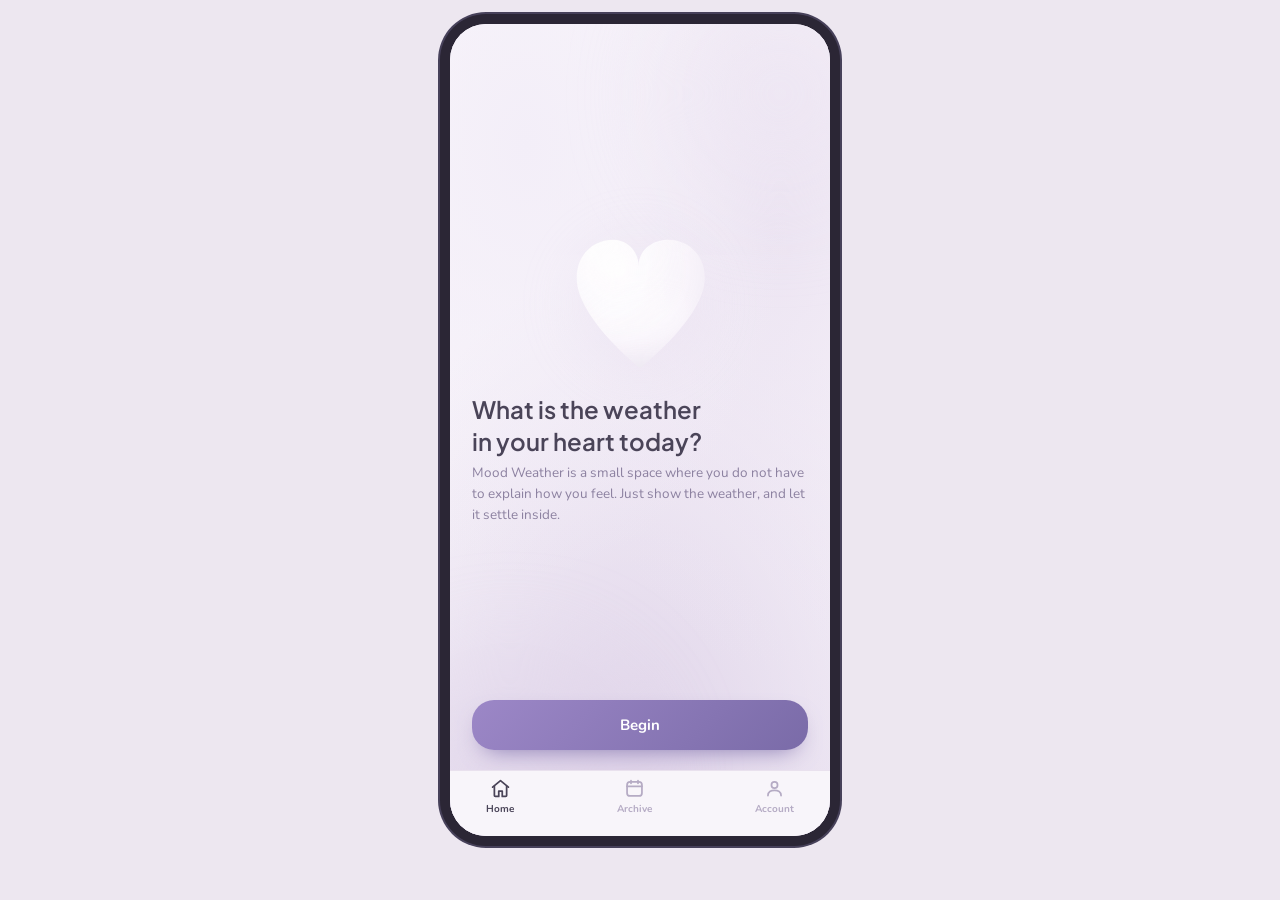
<file: mood-weather-v6.html>
<!DOCTYPE html>
<html lang="en" id="mw-html">
<head>
<meta charset="UTF-8">
<meta name="viewport" content="width=device-width, initial-scale=1.0, viewport-fit=cover">
<title>Mood Weather</title>
<link rel="preconnect" href="https://fonts.googleapis.com">
<link rel="preconnect" href="https://fonts.gstatic.com" crossorigin>
<link href="https://fonts.googleapis.com/css2?family=Plus+Jakarta+Sans:wght@500;600;700&family=Nunito:wght@400;600;700;800&display=swap" rel="stylesheet">
<style>
 :root{
    --ink:#4A4458; --ink-soft:#8C81A0; --ink-faint:#B5ABC4;
    --card:#FFFFFFdd; --line:#E9E1EE;
    --g1:#F3E6F5; --g2:#EAD9EC; --g3:#DDC9E6;
    --accent:#B79FD1; --accent-deep:#9C87C7;
  }
  [data-mood="sun"]{ --g1:#FFE7C2; --g2:#FCCB93; --g3:#F3AE72; --accent:#F0995C; --accent-deep:#E08540; --m-ink:#5B4336; --m-sub:#8D7467; --m-line:#EED8C4; --mark:#F3AE72; --tab-bg:#FFE7C2; --tab-border:#EED8C4; --tab-active:#5B4336; --tab-inactive:#B49585; }
  [data-mood=""]{ --g1:#F3EEF8; --g2:#ECE4F2; --g3:#DED2E8; --accent:#9C87C7; --accent-deep:#7A6BA8; --m-ink:#4A4458; --m-sub:#8C81A0; --m-line:#E9E1EE; --mark:#8C81A0; --tab-bg:#F8F5FA; --tab-border:#E9E1EE; --tab-active:#4A4458; --tab-inactive:#B5ABC4; }
  [data-mood="cloud"]{ --g1:#E4E9FB; --g2:#C7D0F0; --g3:#96A3CC; --accent:#9CB0EF; --accent-deep:#6280D8; --m-ink:#474F76; --m-sub:#8D879B; --m-line:#E4E2F0; --mark:#8B8799; --tab-bg:#F3F2F8; --tab-border:#E4E2F0; --tab-active:#474F76; --tab-inactive:#919AC4; }
  [data-mood="rain"]{ --g1:#DCF1F3; --g2:#B7DEE2; --g3:#7FAEC0; --accent:#6BA0B4; --accent-deep:#4F8699; --m-ink:#50707C; --m-sub:#6D929F; --m-line:#AEDAEA; --mark:#7FAEC0; --tab-bg:#DCF1F3; --tab-border:#C8EAF8; --tab-active:#50707C; --tab-inactive:#89B7C8; }
  [data-mood="storm"]{ --g1:#E6DEF5; --g2:#C9B6E6; --g3:#8175A0; --accent:#8D77BA; --accent-deep:#5F4888; --m-ink:#4A4458; --m-sub:#807494; --m-line:#D6C5DF; --mark:#8C81A0; --tab-bg:#E6DEF5; --tab-border:#D5C5DF; --tab-active:#4A4458; --tab-inactive:#B0A5C2; }
  [data-mood="fog"]{ --g1:#F1E9F3; --g2:#DDCEE0; --g3:#B7A9BE; --accent:#A796AF; --accent-deep:#8C7C93; --m-ink:#4A4458; --m-sub:#8C81A0; --m-line:#E9E1EE; --mark:#8C81A0; --tab-bg:#F8F5FA; --tab-border:#E9E1EE; --tab-active:#4A4458; --tab-inactive:#B5ABC4; }
  [data-mood="rainbow"]{ --g1:#FDE3F0; --g2:#F6C3DE; --g3:#DE9FBC; --accent:#DB88B6; --accent-deep:#C46A9B; --m-ink:#83536D; --m-sub:#A97288; --m-line:#EED2E2; --mark:#9E7285; --tab-bg:#FDE3F0; --tab-border:#EED2E2; --tab-active:#83536D; --tab-inactive:#BFA3B2; }
  [data-mood="snow"]{ --g1:#EAF3FB; --g2:#CFE3F3; --g3:#A9C6E0; --accent:#8FB0D1; --accent-deep:#6E93B6; --m-ink:#033A8D; --m-sub:#3560A2; --m-line:#D7E3F3; --mark:#4C7DA9; --tab-bg:#EAF3FB; --tab-border:#D7E3F3; --tab-active:#033A8D; --tab-inactive:#7EA8CE; }
  /* Screens where the weather mood re-tints ink/sub/line — Welcome & Settings stay neutral */
  #scr-today, #scr-confirm, #scr-detail, #scr-season, #scr-archive, #scr-settings, #scr-add-email, #scr-email-form{
    --ink: var(--m-ink); --ink-soft: var(--m-sub); --line: var(--m-line);
  }

  *{box-sizing:border-box;margin:0;padding:0;}
  body{ background:#EDE7F0; }
  .mw-root{ font-family:'Nunito',sans-serif; color:var(--ink); display:flex; justify-content:center; padding:24px 0; }
  .mw-phone{
    width:100%; max-width:380px; border-radius:36px; overflow:hidden;
    box-shadow:0 0 0 10px #2B2635, 0 0 0 12px #47415a; position:relative; height:812px; isolation:isolate;
  }
  @media (max-width:420px){
  .mw-phone{border-radius:0;box-shadow:none;height:100dvh;}
  .mw-root{padding:0;}
}

  .mw-bg{ position:absolute; inset:0; z-index:0;
    background:
      radial-gradient(120% 90% at 20% 15%, var(--g1) 0%, transparent 60%),
      radial-gradient(110% 100% at 85% 25%, var(--g2) 0%, transparent 55%),
      radial-gradient(140% 120% at 50% 100%, var(--g3) 0%, transparent 60%),
      linear-gradient(180deg, #FBF8FC, #F3EEF7);
    transition:background 1s ease;
  }
  .mw-bg::before, .mw-bg::after{ content:''; position:absolute; border-radius:50%; filter:blur(50px); opacity:.5; transition:background 1s ease; }
  .mw-bg::before{ width:220px; height:220px; background:var(--g2); top:-40px; right:-60px; animation:mwDrift1 16s ease-in-out infinite, mwPulse 7s ease-in-out infinite; }
  .mw-bg::after{ width:260px; height:260px; background:var(--g3); bottom:-80px; left:-70px; animation:mwDrift2 19s ease-in-out infinite, mwPulse 9s ease-in-out infinite reverse; }
  @keyframes mwDrift1{ 0%,100%{ transform:translate(0,0) scale(1); } 50%{ transform:translate(-18px, 16px) scale(1.08); } }
  @keyframes mwDrift2{ 0%,100%{ transform:translate(0,0) scale(1); } 50%{ transform:translate(16px, -14px) scale(1.06); } }
  @keyframes mwPulse{ 0%,100%{ opacity:.4; } 50%{ opacity:.65; } }

  .mw-screen{ display:none; padding:36px 22px 86px; position:absolute; inset:0; flex-direction:column; z-index:1; animation:mwFadeIn .4s ease; overflow-y:auto; -webkit-overflow-scrolling:touch; }
  .mw-screen.active{display:flex;}
  @keyframes mwFadeIn{from{opacity:0; transform:translateY(6px);} to{opacity:1; transform:translateY(0);}}

  h1.mw-title{ font-family:'Plus Jakarta Sans',sans-serif; font-weight:600; font-size:24px; line-height:1.3; color:var(--ink); white-space:pre-line; }
  h2.mw-h2{ font-family:'Plus Jakarta Sans',sans-serif; font-weight:600; font-size:21px; color:var(--ink); margin:0; }
  p.mw-sub{ font-size:13.5px; color:var(--ink-soft); line-height:1.55; margin-top:6px; }

  .mw-topbar{ display:flex; align-items:center; justify-content:space-between; margin-bottom:4px; }
  .mw-icon-btn{ width:36px; height:36px; border-radius:50%; background:var(--card); backdrop-filter:blur(6px); border:1.5px solid var(--line); display:flex; align-items:center; justify-content:center; cursor:pointer; position:relative; overflow:hidden; -webkit-tap-highlight-color:transparent; }
  .mw-icon-btn svg{ width:17px; height:17px; color:var(--ink-soft); }

  .mw-btn{ font-family:'Nunito',sans-serif; font-weight:700; font-size:15px; border:none; border-radius:22px; padding:15px 20px; cursor:pointer; width:100%; color:#fff;
    background:linear-gradient(135deg,var(--accent),var(--accent-deep)); transition:transform .15s ease, opacity .15s ease, background 1s ease, filter .3s ease; box-shadow:0 10px 24px -12px var(--accent-deep);
    position:relative; overflow:hidden; -webkit-tap-highlight-color:transparent; }
  .mw-btn:active{transform:scale(0.97);}
  .mw-btn.mw-pressed{ filter:brightness(0.93); }

  .mw-ripple{ position:absolute; border-radius:50%; transform:scale(0); pointer-events:none; animation:mwRippleAnim .6s cubic-bezier(.25,.7,.4,1) forwards; }
  @keyframes mwRippleAnim{ to{ transform:scale(1); opacity:0; } }
  .mw-btn.mw-ghost{ background:transparent; color:var(--ink-soft); border:1.5px solid var(--line); box-shadow:none; }
  #season-btn, #export-btn{ color:var(--mark); }
  .mw-btn.mw-small{ padding:10px 16px; font-size:13.5px; width:auto; }
  .mw-month-actions{ display:flex; gap:20px; margin-top:4px; }
  .mw-btn.mw-half{ flex:1; width:auto; }
  .mw-btn.mw-fill-soft{ background:var(--line); color:var(--mark); border:1.5px solid var(--line); box-shadow:none; }
  .mw-btn:disabled{opacity:.4; cursor:not-allowed; box-shadow:none;}

  .mw-heart-wrap{ display:flex; align-items:center; justify-content:center; }
  .mw-heart{ position:relative; transform-origin:center; }
  .mw-heart-glow{ position:absolute; inset:-20%; border-radius:50%; background:radial-gradient(circle, var(--g3) 0%, transparent 68%); filter:blur(22px); opacity:.4; transition:background 1s ease; pointer-events:none; animation: mwGlowBreathe 6.5s ease-in-out infinite; }
  .mw-heart-clip{ position:relative; overflow:hidden; box-shadow: inset 0 -10px 22px rgba(74,68,88,.18), inset 0 6px 12px rgba(255,255,255,.55); }
  .mw-heart-clip.mw-heart-lg{ clip-path: path("M75.00,135.33 C75.00,135.33,10.50,84.00,10.50,43.56 C10.50,20.22,27.00,4.67,48.00,4.67 C61.50,4.67,73.50,15.56,73.50,31.11 C73.50,15.56,87.00,4.67,103.50,4.67 C124.50,4.67,141.00,20.22,141.00,43.56 C141.00,84.00,75.00,135.33,75.00,135.33 Z"); }
  .mw-heart-clip.mw-heart-md{ clip-path: path("M56.00,97.63 C56.00,97.63,7.84,60.60,7.84,31.42 C7.84,14.59,20.16,3.37,35.84,3.37 C45.92,3.37,54.88,11.22,54.88,22.44 C54.88,11.22,64.96,3.37,77.28,3.37 C92.96,3.37,105.28,14.59,105.28,31.42 C105.28,60.60,56.00,97.63,56.00,97.63 Z"); }
  .mw-heart-clip.mw-heart-sm{ clip-path: path("M43.00,74.43 C43.00,74.43,6.02,46.20,6.02,23.96 C6.02,11.12,15.48,2.57,27.52,2.57 C35.26,2.57,42.14,8.56,42.14,17.11 C42.14,8.56,49.88,2.57,59.34,2.57 C71.38,2.57,80.84,11.12,80.84,23.96 C80.84,46.20,43.00,74.43,43.00,74.43 Z"); }
  .mw-heart-lg{ width:150px; height:140px; }
  .mw-heart-md{ width:112px; height:101px; }
  .mw-heart-sm{ width:86px; height:77px; }
  .mw-heart-base{ position:absolute; inset:0; background:radial-gradient(circle at 35% 25%, rgba(255,255,255,.95), rgba(250,247,252,.8) 55%, rgba(235,229,242,.7) 100%); }
  .mw-heart-tint{ position:absolute; inset:0; background:var(--g3); opacity:.15; transition:background 1s ease, opacity .6s ease; animation: mwTintShimmer 8s ease-in-out infinite; }
  .mw-heart-inside{ position:absolute; inset:0; overflow:hidden; }
  .mw-heart-surface{ position:absolute; inset:-30%;
    background:radial-gradient(circle at 30% 22%, rgba(255,255,255,.65), rgba(255,255,255,0) 40%), linear-gradient(125deg, rgba(255,255,255,0) 30%, rgba(255,255,255,.5) 46%, rgba(255,255,255,0) 62%);
    background-size:100% 100%, 260% 260%;
    background-position:0 0, 0% 0%;
    mix-blend-mode:overlay; pointer-events:none; animation: mwSheenMove 9s ease-in-out infinite; }

  @keyframes mwBreatheIn{ 0%{ transform:scale(1);} 45%{ transform:scale(1.07);} 100%{ transform:scale(1);} }
  .mw-heart.flourish{ animation: mwBreatheIn .7s cubic-bezier(.3,.8,.4,1); }
  @keyframes mwGlowSpike{ 0%{opacity:.4;} 40%{opacity:.95;} 100%{opacity:.4;} }
  .mw-heart.flourish .mw-heart-glow{ animation: mwGlowSpike .7s ease; }
  @keyframes mwGlowBreathe{ 0%,100%{ filter:blur(22px); } 50%{ filter:blur(27px); } }
  @keyframes mwTintShimmer{ 0%,100%{ opacity:.12; } 35%{ opacity:.19; } 65%{ opacity:.15; } }
  @keyframes mwSheenMove{ 0%{ background-position:0 0, 10% 20%; } 50%{ background-position:0 0, 90% 75%; } 100%{ background-position:0 0, 10% 20%; } }

  .mw-w-drop{ position:absolute; width:2px; border-radius:2px; background:linear-gradient(rgba(255,255,255,.15), rgba(140,195,213,.92)); animation-name:mwFall; animation-timing-function:linear; animation-iteration-count:infinite; }
  @keyframes mwFall{ 0%{ transform:translateY(0);} 100%{ transform:translateY(var(--fall,180px));} }
  .mw-w-snow{ position:absolute; border-radius:50%; filter:blur(1.1px); background:rgba(169,198,224,1); box-shadow:0 0 0 1.5px rgba(111,147,182,.55), 0 1px 3px rgba(90,120,150,.35); animation-name:mwFall; animation-timing-function:linear; animation-iteration-count:infinite; }
  .mw-w-cloud{ position:absolute; border-radius:50%; filter:blur(7px); animation-name:mwDrift; animation-timing-function:ease-in-out; animation-iteration-count:infinite; }
  @keyframes mwDrift{ 0%,100%{ transform:translateX(-10%);} 50%{ transform:translateX(10%);} }
  .mw-w-ray{ position:absolute; left:50%; top:50%; width:2.5px; transform-origin:top center; }
  .mw-w-rays{ position:absolute; inset:0; animation:mwRayRotate 70s linear infinite; }
  @keyframes mwRayRotate{ 0%{ transform:rotate(0deg);} 100%{ transform:rotate(360deg);} }
  .mw-w-sunglow{ position:absolute; inset:6%; border-radius:50%; background:radial-gradient(circle, rgba(255,224,150,.98), rgba(255,214,140,0) 72%); animation:mwGlowPulse 5s ease-in-out infinite; }
  @keyframes mwGlowPulse{ 0%,100%{ opacity:.62;} 50%{ opacity:1;} }
  .mw-w-bow{ position:absolute; left:-20%; width:140%; height:9px; mix-blend-mode:normal; opacity:.28; animation-name:mwRainbowShift; animation-timing-function:ease-in-out; animation-iteration-count:infinite; animation-direction:alternate;
    background:linear-gradient(90deg, rgba(255,140,150,.85), rgba(255,200,120,.85), rgba(240,225,120,.85), rgba(150,220,180,.85), rgba(140,180,230,.85), rgba(200,150,230,.85)); }
  @keyframes mwRainbowShift{ 0%{ transform:translateX(-4%) rotate(-16deg);} 100%{ transform:translateX(4%) rotate(-20deg);} }
  .mw-w-flash{ position:absolute; inset:0; background:radial-gradient(circle at 50% 35%, #fff, #E4E0F5 70%); opacity:0; pointer-events:none; }
  .mw-w-smoke{ position:absolute; border-radius:50%; background:radial-gradient(circle, rgba(74,66,102,.55), rgba(74,66,102,0) 70%); filter:blur(7px); animation-name:mwSmokeDrift; animation-timing-function:ease-in-out; animation-iteration-count:infinite; }
  @keyframes mwSmokeDrift{ 0%{ transform:translate(0,0) scale(1); opacity:.5;} 33%{ transform:translate(6%,-4%) scale(1.08); opacity:.7;} 66%{ transform:translate(-5%,5%) scale(0.96); opacity:.45;} 100%{ transform:translate(0,0) scale(1); opacity:.5;} }
  .mw-w-mist{ position:absolute; border-radius:50%; filter:blur(10px); background:rgba(255,255,255,.35); animation-name:mwDrift; animation-timing-function:ease-in-out; animation-iteration-count:infinite; }

  .mw-week{ font-size:12px; color:var(--ink-faint); text-transform:uppercase; letter-spacing:.06em; margin-bottom:2px; font-weight:700; }
  .mw-date{ font-family:'Plus Jakarta Sans',sans-serif; font-size:19px; font-weight:500; color:var(--ink); margin-bottom:6px; }

  .mw-grid{ display:grid; grid-template-columns:repeat(3,1fr); gap:9px; margin-bottom:14px; }
  .mw-mood-btn{ background:var(--card); backdrop-filter:blur(6px); border:1.5px solid var(--line); border-radius:16px; padding:11px 4px 8px; display:flex; flex-direction:column; align-items:center; gap:5px; cursor:pointer; transition:all .18s ease; position:relative; overflow:hidden; -webkit-tap-highlight-color:transparent; }
  .mw-mood-btn svg{width:26px;height:26px;}
  .mw-mood-btn span{font-size:10.5px; font-weight:700; color:var(--ink-soft);}
  .mw-mood-btn.selected{border-color:transparent; transform:translateY(-2px) scale(1.03); box-shadow:0 12px 24px -14px rgba(74,68,88,.35);}
  .mw-mood-btn.selected span{color:var(--ink);}

  textarea.mw-note{ width:100%; border:1.5px solid var(--line); border-radius:16px; padding:12px; font-family:'Nunito',sans-serif; font-size:13.5px; color:var(--ink); resize:none;
    min-height:60px; background:var(--card); backdrop-filter:blur(6px); margin-bottom:8px; }
  textarea.mw-note::placeholder{color:var(--ink-faint);}
  textarea.mw-note:focus{outline:none; border-color:var(--accent);}

  .mw-tag-row{ display:flex; flex-wrap:wrap; gap:6px; margin-bottom:12px; min-height:14px; }
  .mw-tag{ font-size:11.5px; font-weight:700; padding:6px 11px; border-radius:20px; cursor:pointer; background:var(--card); border:1.5px solid var(--line); color:var(--ink-soft); backdrop-filter:blur(6px); position:relative; overflow:hidden; -webkit-tap-highlight-color:transparent; transition:background .3s ease, color .3s ease, border-color .3s ease; }
  .mw-tag.on{ background:linear-gradient(135deg,var(--accent),var(--accent-deep)); color:#fff; border-color:transparent; }
  .mw-tag.suggest{ border-style:dashed; color:var(--accent-deep); }

  .mw-spacer{flex:1;}
  .mw-nav-row{display:flex; gap:10px; position:absolute; left:22px; right:22px; bottom:98px; z-index:20;}

  .mw-tabbar{ position:absolute; left:0; right:0; bottom:0; height:66px; padding-bottom:14px;
    display:flex; align-items:center; justify-content:space-between; padding-left:16px; padding-right:16px;
    background:var(--tab-bg); border-top:1px solid var(--tab-border); z-index:50; transition:background 1s ease, border-color 1s ease; }
  .mw-tab{ display:flex; flex-direction:column; align-items:center; gap:3px; background:none; border:none;
    cursor:pointer; padding:7px 20px; border-radius:16px; color:var(--tab-inactive); transition:color .25s ease; position:relative; overflow:hidden; -webkit-tap-highlight-color:transparent; }
  .mw-tab svg{ width:21px; height:21px; display:block; }
  .mw-tab span{ font-family:'Nunito',sans-serif; font-weight:700; font-size:10px; }
  .mw-tab.active{ color:var(--tab-active); }

  .mw-conf-msg{font-family:'Plus Jakarta Sans',sans-serif; font-weight:600; font-size:16.5px; margin-top:12px; line-height:1.4; text-align:center;}
  .mw-conf-note{font-size:13px; color:var(--ink-soft); margin-top:8px; line-height:1.5; text-align:center;}

  .mw-extra-card{ background:var(--card); backdrop-filter:blur(8px); border-radius:20px; padding:16px 16px; margin-bottom:12px; box-shadow:0 14px 30px -20px rgba(74,68,88,.3); }
  .mw-extra-card h3{ font-family:'Plus Jakarta Sans',sans-serif; font-weight:500; font-size:14px; margin-bottom:5px; }
  .mw-extra-card p{ font-size:13px; color:var(--ink-soft); line-height:1.5; }
  .mw-extra-card .mw-note-quote{ font-style:normal; color:var(--ink); margin-top:7px; }
  .mw-extra-card textarea{ width:100%; margin-top:9px; border:1.5px solid var(--line); border-radius:12px; padding:9px; font-family:'Nunito',sans-serif; font-size:13px; min-height:52px; resize:none; background:#fff; }

  .mw-toggle{ display:flex; background:var(--card); backdrop-filter:blur(6px); border:1.5px solid var(--line); border-radius:16px; padding:4px; margin-bottom:12px; }
  .mw-toggle button{ flex:1; border:none; background:transparent; padding:9px 0; font-family:'Nunito',sans-serif; font-weight:700; font-size:13px; color:var(--ink-soft); border-radius:12px; cursor:pointer; transition:all .2s ease; position:relative; overflow:hidden; -webkit-tap-highlight-color:transparent; }
  .mw-toggle button.on{ background:linear-gradient(135deg,var(--accent),var(--accent-deep)); color:#fff; box-shadow:0 8px 16px -10px var(--accent-deep); }

  .mw-search-row{ display:flex; gap:8px; margin-bottom:10px; }
  .mw-search-input{ flex:1; border:1.5px solid var(--line); border-radius:14px; padding:11px 14px; font-size:13px; font-family:'Nunito',sans-serif; background:var(--card); backdrop-filter:blur(6px); color:var(--ink); }
  .mw-search-input:focus{ outline:none; border-color:var(--accent); }
  .mw-search-tags{ display:flex; flex-wrap:wrap; gap:6px; margin-bottom:12px; }

  .mw-week-grid{display:grid; grid-template-columns:repeat(4,1fr); gap:8px; margin-bottom:14px;}
  .mw-month-grid{display:grid; grid-template-columns:repeat(6,1fr); gap:6px; margin-bottom:14px;}
  .mw-day-cell{ aspect-ratio:1; border-radius:14px; display:flex; flex-direction:column; align-items:center; justify-content:center; gap:3px; cursor:pointer; border:1.5px solid var(--line); background:var(--card); backdrop-filter:blur(6px); transition:transform .15s ease; position:relative; overflow:hidden; -webkit-tap-highlight-color:transparent; }
  .mw-day-cell:active{transform:scale(0.93);}
  .mw-day-cell svg{width:20px;height:20px;}
  .mw-month-grid .mw-day-cell svg{width:15px;height:15px;}
  .mw-day-cell.today{border-color:var(--mark); border-width:2px;}
  .mw-day-cell.empty{ visibility:hidden; }
  .mw-day-cell .mw-day-label{font-size:10px; font-weight:700; color:var(--ink-faint);}
  .mw-month-grid .mw-day-cell .mw-day-label{font-size:8.5px;}

  .mw-palette{display:flex; gap:4px; margin:2px 0 14px; height:13px; border-radius:8px; overflow:hidden;}
  .mw-palette span{flex:1;}

  .mw-list{ display:flex; flex-direction:column; gap:8px; margin-bottom:14px; }
  .mw-list-item{ display:flex; align-items:center; gap:12px; background:var(--card); backdrop-filter:blur(6px); border:1.5px solid var(--line); border-radius:16px; padding:10px 13px; cursor:pointer; }
  .mw-list-item .mw-li-text{ flex:1; min-width:0; }
  .mw-list-item .mw-li-date{ font-size:11px; font-weight:700; color:var(--ink-faint); }
  .mw-list-item .mw-li-note{ font-size:12.5px; color:var(--ink-soft); white-space:nowrap; overflow:hidden; text-overflow:ellipsis; }

  .mw-detail-card{background:var(--card); backdrop-filter:blur(8px); border-radius:22px; padding:22px 18px; margin-top:4px; box-shadow:0 20px 40px -24px rgba(74,68,88,.35);}

  .mw-month-nav{ display:flex; align-items:center; justify-content:space-between; margin-bottom:12px; }
  .mw-month-nav-label{ font-family:'Plus Jakarta Sans',sans-serif; font-weight:600; font-size:15px; color:var(--ink); }
  .mw-month-nav-btn{ width:32px; height:32px; border-radius:50%; display:flex; align-items:center; justify-content:center; cursor:pointer;
    background:var(--card); border:1.5px solid var(--line); color:var(--ink-soft); position:relative; overflow:hidden; -webkit-tap-highlight-color:transparent; }
  .mw-month-nav-btn.disabled{ opacity:.35; pointer-events:none; }


  .mw-account-head{ display:flex; align-items:center; gap:14px; margin-top:24px; cursor:pointer; -webkit-tap-highlight-color:transparent; }
  .mw-avatar{ width:58px; height:58px; border-radius:50%; flex-shrink:0; display:flex; align-items:center; justify-content:center;
    font-family:'Plus Jakarta Sans',sans-serif; font-weight:600; font-size:20px; color:#fff;
    background:linear-gradient(135deg,var(--accent),var(--accent-deep)); }
  .mw-avatar.guest{ background:var(--card); border:1.5px solid var(--line); color:var(--ink-faint); }
  .mw-account-name{ font-family:'Plus Jakarta Sans',sans-serif; font-weight:600; font-size:17px; color:var(--ink); }
  .mw-account-sub{ font-size:12.5px; color:var(--ink-soft); margin-top:2px; }

  .mw-save-banner{ display:flex; align-items:center; gap:12px; margin-top:16px; padding:14px 16px; border-radius:18px;
    background:var(--card); border:1.5px solid var(--line); cursor:pointer; position:relative; overflow:hidden; -webkit-tap-highlight-color:transparent; }
  .mw-save-banner-icon{ width:34px; height:34px; border-radius:50%; flex-shrink:0; display:flex; align-items:center; justify-content:center;
    background:linear-gradient(135deg,var(--accent),var(--accent-deep)); color:#fff; }
  .mw-save-banner-title{ font-weight:700; font-size:13.5px; color:var(--ink); }
  .mw-save-banner-sub{ font-size:11.5px; color:var(--ink-soft); margin-top:1px; }
  .mw-save-banner-arrow{ margin-left:auto; color:var(--ink-faint); flex-shrink:0; }

  .mw-provider-btn{ display:flex; align-items:center; gap:12px; width:100%; padding:14px 16px; border-radius:22px;
    background:var(--card); border:1.5px solid var(--line); cursor:pointer; font-family:'Nunito',sans-serif; font-weight:700; font-size:14px; color:var(--ink);
    position:relative; overflow:hidden; -webkit-tap-highlight-color:transparent; }
  .mw-provider-btn + .mw-provider-btn{ margin-top:10px; }
  .mw-provider-icon{ width:20px; height:20px; flex-shrink:0; }
  .mw-account-divider{ display:flex; align-items:center; gap:10px; margin:18px 0; color:var(--ink-faint); font-size:11.5px; }
  .mw-account-divider::before, .mw-account-divider::after{ content:''; flex:1; height:1px; background:var(--line); }
  .mw-skip-link{ text-align:center; margin-top:16px; font-size:13px; font-weight:700; color:var(--ink-soft); cursor:pointer; }
  .mw-signout-link{ text-align:center; margin-top:16px; font-size:12.5px; font-weight:700; color:var(--ink-faint); cursor:pointer; }
  .mw-email-input{ width:100%; padding:15px 16px; border-radius:18px; border:1.5px solid var(--line); background:var(--card);
    font-family:'Nunito',sans-serif; font-size:14.5px; color:var(--ink); outline:none; }
  .mw-email-input::placeholder{ color:var(--ink-faint); }

  .mw-detail-mood{font-family:'Plus Jakarta Sans',sans-serif; font-weight:600; font-size:19px; margin-top:10px; text-align:center;}
  .mw-detail-note{font-size:13.5px; color:var(--ink-soft); line-height:1.6; margin-top:12px; border-top:1px solid var(--line); padding-top:12px;}

  .mw-back{ display:flex; align-items:center; gap:6px; font-size:13px; font-weight:700; color:var(--ink-soft); cursor:pointer; margin-bottom:14px; width:fit-content; }

  .mw-dots{display:flex; justify-content:center; gap:6px; padding:12px 0 4px;}
  .mw-dots span{width:6px; height:6px; border-radius:50%; background:var(--line); cursor:pointer;}
  .mw-dots span.on{background:var(--accent);}

  .mw-view-note{ font-size:13px; color:var(--ink-soft); margin-top:8px; line-height:1.5; text-align:center; padding:0 10px; }

  .mw-row{ display:flex; align-items:center; justify-content:space-between; padding:14px 4px; border-bottom:1px solid var(--line); }
  .mw-row:last-of-type{ border-bottom:none; }
  .mw-row-label{ font-size:14px; font-weight:700; }
  .mw-row-sub{ font-size:11.5px; color:var(--ink-soft); margin-top:2px; }
  .mw-switch{ width:44px; height:26px; border-radius:14px; background:var(--line); position:relative; cursor:pointer; transition:background .2s ease; flex-shrink:0; }
  .mw-switch.on{ background:linear-gradient(135deg,var(--accent),var(--accent-deep)); }
  .mw-switch::after{ content:''; position:absolute; width:20px; height:20px; border-radius:50%; background:#fff; top:3px; left:3px; transition:left .2s ease; box-shadow:0 2px 6px rgba(0,0,0,.2); }
  .mw-switch.on::after{ left:21px; }
  select.mw-select{ border:1.5px solid var(--line); border-radius:12px; padding:8px 10px; font-family:'Nunito',sans-serif; font-size:13px; font-weight:700; color:var(--ink); background:#fff; }

  .mw-lang-dropdown{ position:relative; }
  .mw-lang-current{ display:flex; align-items:center; justify-content:space-between; background:var(--card); backdrop-filter:blur(6px); border:1.5px solid var(--line); border-radius:16px; padding:13px 15px; cursor:pointer; font-family:'Nunito',sans-serif; font-weight:700; font-size:14px; color:var(--ink); }
  .mw-lang-current.open #lang-chevron{ transform:rotate(180deg); }
  .mw-lang-flag{ font-size:18px; line-height:1; }
  .mw-lang-menu{ position:absolute; top:calc(100% + 8px); left:0; right:0; background:#fff; border:1.5px solid var(--line); border-radius:16px; box-shadow:0 18px 34px -18px rgba(74,68,88,.4); overflow:hidden; z-index:30; display:none; }
  .mw-lang-menu.open{ display:block; }
  .mw-lang-option{ display:flex; align-items:center; gap:10px; padding:13px 15px; cursor:pointer; font-family:'Nunito',sans-serif; font-weight:700; font-size:14px; color:var(--ink-soft); }
  .mw-lang-option + .mw-lang-option{ border-top:1px solid var(--line); }
  .mw-lang-option:hover{ background:var(--g1); }
  .mw-lang-option.active{ color:var(--ink); background:var(--g1); }

  .mw-notif-banner{ position:absolute; top:26px; left:10px; right:10px; z-index:50; background:rgba(45,40,58,.92); backdrop-filter:blur(10px); color:#fff; border-radius:16px; padding:12px 14px; display:flex; align-items:center; gap:10px;
    transform:translateY(-120px); transition:transform .4s cubic-bezier(.2,.9,.3,1); box-shadow:0 14px 30px -12px rgba(0,0,0,.4); }
  .mw-notif-banner.show{ transform:translateY(0); }
  .mw-notif-banner .mw-nb-icon{ width:30px; height:30px; border-radius:9px; background:linear-gradient(135deg,#FCCB93,#F3AE72); flex-shrink:0; }
  .mw-notif-banner .mw-nb-title{ font-size:12.5px; font-weight:800; }
  .mw-notif-banner .mw-nb-text{ font-size:12px; opacity:.85; margin-top:1px; }

  .mw-splash{ position:absolute; inset:0; z-index:200; background:linear-gradient(180deg, #FBF8FC, #F3EEF7); display:flex; align-items:flex-start; justify-content:center; transition:opacity .5s ease; }
  .mw-splash.hide{ opacity:0; pointer-events:none; }
  .mw-splash-heart{ position:absolute; left:50%; top:220px; transform:translateX(-50%); }
  .mw-splash-title{ position:absolute; left:50%; top:390px; transform:translateX(-50%); font-family:'Plus Jakarta Sans',sans-serif; font-weight:600; font-size:32px; color:#4A4458; white-space:nowrap; }

  </style>
</head>
<body>

<div class="mw-root">
<div class="mw-phone" id="mw-phone" data-mood="">
  <div class="mw-bg"></div>
  <div class="mw-splash" id="mw-splash">
    <div class="mw-splash-heart"><div class="mw-heart mw-heart-lg" id="splash-heart">
      <div class="mw-heart-glow"></div>
      <div class="mw-heart-clip mw-heart-lg"><div class="mw-heart-base"></div><div class="mw-heart-tint" style="opacity:.05;"></div><div class="mw-heart-inside"></div><div class="mw-heart-surface"></div></div>
    </div></div>
    <div class="mw-splash-title">Mood weather</div>
  </div>
  <div class="mw-notif-banner" id="mw-notif">
    <div class="mw-nb-icon"></div>
    <div>
      <div class="mw-nb-title">Mood Weather</div>
      <div class="mw-nb-text" id="notif-text">How is the weather inside today?</div>
    </div>
  </div>

  <div class="mw-screen active" id="scr-welcome">
    <div class="mw-spacer"></div>
    <div class="mw-heart-wrap"><div class="mw-heart mw-heart-lg" id="welcome-heart">
      <div class="mw-heart-glow"></div>
      <div class="mw-heart-clip mw-heart-lg"><div class="mw-heart-base"></div><div class="mw-heart-tint" style="opacity:.05;"></div><div class="mw-heart-inside"></div><div class="mw-heart-surface"></div></div>
    </div></div>
    <h1 class="mw-title" id="welcome-title" style="margin-top:20px;">How is the weather<br>inside today?</h1>
    <p class="mw-sub" id="welcome-sub">Mood Weather is a small space where you do not have to explain how you feel. Just show the weather, and let it settle inside.</p>
    <div class="mw-spacer"></div>
    <button class="mw-btn" id="begin-btn" onclick="mwGo('today')">Begin</button>
  </div>

  <div class="mw-screen" id="scr-today">
    <div id="today-form">
      <div class="mw-week" id="today-week"></div>
      <div class="mw-date" id="today-date"></div>
      <div class="mw-heart-wrap" style="margin:6px 0 10px;"><div class="mw-heart mw-heart-md" id="today-heart">
        <div class="mw-heart-glow"></div>
        <div class="mw-heart-clip mw-heart-md"><div class="mw-heart-base"></div><div class="mw-heart-tint" style="opacity:.05;"></div><div class="mw-heart-inside"></div><div class="mw-heart-surface"></div></div>
      </div></div>
      <p class="mw-sub" style="margin:0 0 12px; text-align:center;" id="today-form-sub">Pick the weather that feels closest.</p>
      <div class="mw-grid" id="mood-grid"></div>
      <textarea class="mw-note" id="mood-note" placeholder="A few words, if you feel like it..." oninput="mwOnNoteInput()"></textarea>
      <div class="mw-tag-row" id="tag-row"></div>
      <div class="mw-spacer"></div>
      <button class="mw-btn" id="save-btn" disabled onclick="mwSave()">Save</button>
    </div>
    <div id="today-view" style="display:none;">
      <div class="mw-week" id="view-week"></div>
      <div class="mw-date" id="view-date"></div>
      <div class="mw-heart-wrap" style="margin:14px 0 8px;"><div class="mw-heart mw-heart-md" id="view-heart">
        <div class="mw-heart-glow"></div>
        <div class="mw-heart-clip mw-heart-md"><div class="mw-heart-base"></div><div class="mw-heart-tint" style="opacity:.05;"></div><div class="mw-heart-inside"></div><div class="mw-heart-surface"></div></div>
      </div></div>
      <div class="mw-conf-msg" id="view-mood"></div>
      <div class="mw-view-note" id="view-note"></div>
      <div class="mw-spacer"></div>
      <div class="mw-nav-row">
        <button class="mw-btn mw-ghost" id="change-weather-btn" onclick="mwEditToday()">Change weather</button>
        <button class="mw-btn" id="today-archive-btn" onclick="mwRenderArchive(); mwGo('archive')">Archive</button>
      </div>
    </div>
  </div>

  <div class="mw-screen" id="scr-confirm">
    <div class="mw-spacer"></div>
    <div class="mw-heart-wrap"><div class="mw-heart mw-heart-md" id="confirm-heart">
      <div class="mw-heart-glow"></div>
      <div class="mw-heart-clip mw-heart-md"><div class="mw-heart-base"></div><div class="mw-heart-tint" style="opacity:.05;"></div><div class="mw-heart-inside"></div><div class="mw-heart-surface"></div></div>
    </div></div>
    <div class="mw-conf-msg" id="confirm-msg"></div>
    <div class="mw-conf-note" id="confirm-note">Logged. Thank you for checking in with yourself.</div>
    <div id="confirm-extra" style="margin-top:16px;"></div>
    <div class="mw-spacer"></div>
    <div class="mw-nav-row">
      <button class="mw-btn mw-ghost" id="confirm-back-btn" onclick="mwGo('today')">Back</button>
      <button class="mw-btn" id="confirm-archive-btn" onclick="mwRenderArchive(); mwGo('archive')">Archive</button>
    </div>
  </div>

  <div class="mw-screen" id="scr-archive">
    <div class="mw-topbar">
      <h1 class="mw-title" id="archive-title" style="font-size:21px;">Your climate</h1>
      <div class="mw-icon-btn" onclick="mwToggleSearch()">
        <svg viewBox="0 0 24 24" fill="none" stroke="currentColor" stroke-width="2.2" stroke-linecap="round"><circle cx="11" cy="11" r="7"/><line x1="21" y1="21" x2="16.6" y2="16.6"/></svg>
      </div>
    </div>
    <p class="mw-sub" style="margin-bottom:12px;" id="archive-sub">Tap a day to remember it.</p>

    <div id="search-block" style="display:none;">
      <div class="mw-search-row">
        <input class="mw-search-input" id="search-input" placeholder="Search your notes..." oninput="mwRunSearch()">
      </div>
      <div class="mw-search-tags" id="search-tag-pills"></div>
      <div class="mw-list" id="search-results"></div>
    </div>

    <div id="normal-block">
      <div class="mw-toggle">
        <button id="toggle-week" class="on" onclick="mwSetView('week')">Week</button>
        <button id="toggle-month" onclick="mwSetView('month')">Month</button>
      </div>
      <div class="mw-week-grid" id="archive-grid" style="display:grid;"></div>
      <div id="month-view-block" style="display:none;">
        <div class="mw-month-nav">
          <div class="mw-month-nav-btn" id="month-prev-btn" onclick="mwShiftMonth(-1)">
            <svg width="16" height="16" viewBox="0 0 24 24" fill="none" stroke="currentColor" stroke-width="2.4" stroke-linecap="round" stroke-linejoin="round"><path d="M15 18l-6-6 6-6"/></svg>
          </div>
          <div class="mw-month-nav-label" id="month-nav-label"></div>
          <div class="mw-month-nav-btn" id="month-next-btn" onclick="mwShiftMonth(1)">
            <svg width="16" height="16" viewBox="0 0 24 24" fill="none" stroke="currentColor" stroke-width="2.4" stroke-linecap="round" stroke-linejoin="round"><path d="M9 18l6-6-6-6"/></svg>
          </div>
        </div>
        <div class="mw-month-grid" id="archive-grid-month"></div>
      </div>
      <div class="mw-palette" id="archive-palette"></div>
      <div class="mw-month-actions" id="month-actions" style="display:none;">
        <button class="mw-btn mw-ghost mw-small mw-half" id="export-btn" onclick="mwExportMonth()">Export palette</button>
        <button class="mw-btn mw-small mw-half" id="season-btn-month" onclick="mwRenderSeason(); mwGo('season')">See your season</button>
      </div>
      <button class="mw-btn mw-ghost" id="season-btn" style="margin-top:4px;" onclick="mwRenderSeason(); mwGo('season')">See your season</button>
    </div>

    <div class="mw-spacer"></div>
  </div>

  <div class="mw-screen" id="scr-detail">
    <div class="mw-back" onclick="mwGo('archive')">
      <svg width="16" height="16" viewBox="0 0 24 24" fill="none" stroke="currentColor" stroke-width="2.4" stroke-linecap="round"><path d="M15 18l-6-6 6-6"/></svg>
      <span id="detail-back-label">Archive</span>
    </div>
    <div class="mw-detail-card">
      <div class="mw-week" id="detail-week" style="text-align:center;"></div>
      <div class="mw-date" id="detail-date" style="text-align:center;"></div>
      <div class="mw-heart-wrap" style="margin:10px 0 2px;"><div class="mw-heart mw-heart-sm" id="detail-heart">
        <div class="mw-heart-glow"></div>
        <div class="mw-heart-clip mw-heart-sm"><div class="mw-heart-base"></div><div class="mw-heart-tint" style="opacity:.05;"></div><div class="mw-heart-inside"></div><div class="mw-heart-surface"></div></div>
      </div></div>
      <div class="mw-detail-mood" id="detail-mood"></div>
      <div class="mw-tag-row" id="detail-tags" style="justify-content:center; margin-top:8px;"></div>
      <div class="mw-detail-note" id="detail-note"></div>
    </div>
  </div>

  <div class="mw-screen" id="scr-season">
    <div class="mw-back" onclick="mwGo('archive')">
      <svg width="16" height="16" viewBox="0 0 24 24" fill="none" stroke="currentColor" stroke-width="2.4" stroke-linecap="round"><path d="M15 18l-6-6 6-6"/></svg>
      <span id="season-back-label">Archive</span>
    </div>
    <h2 class="mw-h2" id="season-title">Your season</h2>
    <div class="mw-detail-card" style="margin-top:14px;">
      <div class="mw-heart-wrap" style="margin:0 0 8px;"><div class="mw-heart mw-heart-sm" id="season-heart">
        <div class="mw-heart-glow"></div>
        <div class="mw-heart-clip mw-heart-sm"><div class="mw-heart-base"></div><div class="mw-heart-tint" style="opacity:.05;"></div><div class="mw-heart-inside"></div><div class="mw-heart-surface"></div></div>
      </div></div>
      <p id="season-text" style="font-family:'Nunito',sans-serif; font-size:14.5px; line-height:1.6; text-align:center; color:var(--ink-soft);"></p>
      <div class="mw-palette" id="season-palette" style="margin-top:16px;"></div>
    </div>
  </div>

  <div class="mw-screen" id="scr-settings">
    <h2 class="mw-h2" id="settings-title">Account</h2>

    <div class="mw-account-head" id="account-head" onclick="mwAccountHeadClick()">
      <div class="mw-avatar guest" id="account-avatar">
        <svg width="24" height="24" viewBox="0 0 24 24" fill="none" stroke="currentColor" stroke-width="2" stroke-linecap="round" stroke-linejoin="round"><circle cx="12" cy="8" r="4"/><path d="M4 20c0-4 3.5-6 8-6s8 2 8 6"/></svg>
      </div>
      <div>
        <div class="mw-account-name" id="account-name">Guest</div>
        <div class="mw-account-sub" id="account-sub">Your data lives on this device</div>
      </div>
    </div>

    <div class="mw-save-banner" id="save-banner" onclick="mwGo('add-email')">
      <div class="mw-save-banner-icon">
        <svg width="17" height="17" viewBox="0 0 24 24" fill="none" stroke="currentColor" stroke-width="2" stroke-linecap="round" stroke-linejoin="round"><path d="M3 12a9 9 0 1 0 9-9"/><path d="M3 5v7h7"/></svg>
      </div>
      <div>
        <div class="mw-save-banner-title" id="save-banner-title">Save your history</div>
        <div class="mw-save-banner-sub" id="save-banner-sub">Add an email so nothing gets lost</div>
      </div>
      <div class="mw-save-banner-arrow"><svg width="16" height="16" viewBox="0 0 24 24" fill="none" stroke="currentColor" stroke-width="2.2" stroke-linecap="round" stroke-linejoin="round"><path d="M9 18l6-6-6-6"/></svg></div>
    </div>

    <p class="mw-sub" id="language-label" style="margin-top:18px; font-weight:700; color:var(--ink);">Language</p>
    <div class="mw-lang-dropdown" style="margin-top:8px;">
      <div class="mw-lang-current" id="lang-current" onclick="mwToggleLangMenu()">
        <span style="display:flex; align-items:center; gap:10px;">
          <span class="mw-lang-flag" id="lang-current-flag">🇬🇧</span>
          <span id="lang-current-name">English</span>
        </span>
        <svg id="lang-chevron" width="14" height="14" viewBox="0 0 24 24" fill="none" stroke="#8C81A0" stroke-width="2.4" stroke-linecap="round" stroke-linejoin="round" style="transition:transform .2s ease;"><path d="M6 9l6 6 6-6"/></svg>
      </div>
      <div class="mw-lang-menu" id="lang-menu">
        <div class="mw-lang-option active" id="lang-option-en" onclick="mwSelectLang('en')"><span class="mw-lang-flag">🇬🇧</span><span>English</span></div>
        <div class="mw-lang-option" id="lang-option-ru" onclick="mwSelectLang('ru')"><span class="mw-lang-flag">🇷🇺</span><span>Русский</span></div>
        <div class="mw-lang-option" id="lang-option-uk" onclick="mwSelectLang('uk')"><span class="mw-lang-flag">🇺🇦</span><span>Українська</span></div>
      </div>
    </div>

    <div class="mw-signout-link" id="signout-link" style="display:none; margin-top:18px;" onclick="mwSignOut()">Sign out</div>
  </div>

  <div class="mw-screen" id="scr-add-email">
    <div class="mw-back" onclick="mwGo('settings')">
      <svg width="16" height="16" viewBox="0 0 24 24" fill="none" stroke="currentColor" stroke-width="2.4" stroke-linecap="round"><path d="M15 18l-6-6 6-6"/></svg>
      <span id="add-email-back-label">Account</span>
    </div>
    <div class="mw-spacer"></div>
    <div class="mw-heart-wrap" style="margin:0 0 6px;"><div class="mw-heart mw-heart-md" id="addemail-heart">
      <div class="mw-heart-glow"></div>
      <div class="mw-heart-clip mw-heart-md"><div class="mw-heart-base"></div><div class="mw-heart-tint" style="opacity:.05;"></div><div class="mw-heart-inside"></div><div class="mw-heart-surface"></div></div>
    </div></div>
    <h1 class="mw-title" id="add-email-title" style="text-align:center; margin-top:16px; font-size:22px;">Save your climate</h1>
    <p class="mw-sub" id="add-email-sub" style="text-align:center; margin-top:8px;">Add an email so your days, tags and notes stay safe — even if you switch phones.</p>

    <div style="margin-top:28px;">
      <button class="mw-provider-btn" onclick="mwMockSignIn('google')">
        <svg class="mw-provider-icon" viewBox="0 0 48 48"><path fill="#FFC107" d="M43.6 20.5H42V20H24v8h11.3C33.7 32.9 29.3 36 24 36c-6.6 0-12-5.4-12-12s5.4-12 12-12c3.1 0 5.8 1.1 8 3l6-6C34.5 5.1 29.5 3 24 3 12.4 3 3 12.4 3 24s9.4 21 21 21 21-9.4 21-21c0-1.4-.1-2.8-.4-4.5z"/><path fill="#FF3D00" d="M6.3 14.7l6.6 4.8C14.5 16 18.9 13 24 13c3.1 0 5.8 1.1 8 3l6-6C34.5 5.1 29.5 3 24 3 16.3 3 9.7 7.3 6.3 14.7z"/><path fill="#4CAF50" d="M24 45c5.2 0 9.9-2 13.4-5.2l-6.2-5.2C29.2 36.5 26.7 37 24 37c-5.2 0-9.6-3.1-11.3-7.5l-6.5 5C9.6 40.6 16.2 45 24 45z"/><path fill="#1976D2" d="M43.6 20.5H42V20H24v8h11.3c-.8 2.3-2.3 4.3-4.1 5.6l6.2 5.2C40.5 36.6 43 30.9 43 24c0-1.4-.1-2.8-.4-4.5z"/></svg>
        <span id="google-btn-label">Continue with Google</span>
      </button>
      <button class="mw-provider-btn" onclick="mwMockSignIn('apple')">
        <svg class="mw-provider-icon" viewBox="0 0 24 24" fill="currentColor" style="color:var(--ink);"><path d="M16.365 1.43c0 1.14-.468 2.096-1.166 2.836-.746.79-1.938 1.4-2.97 1.32-.135-1.08.414-2.23 1.08-2.94.73-.79 2.01-1.36 3.056-1.216zM20.7 17.42c-.55 1.24-.81 1.79-1.51 2.89-.98 1.53-2.36 3.44-4.07 3.46-1.52.02-1.91-.98-3.97-.97-2.06.01-2.49.99-4.01.97-1.71-.02-3.02-1.75-4.01-3.28-2.75-4.2-3.04-9.13-1.34-11.75.99-1.51 2.55-2.4 4.02-2.4 1.5 0 2.44.98 3.68.98 1.2 0 1.93-.98 3.68-.98 1.36 0 2.8.74 3.83 2.02-3.37 1.85-2.82 6.62.7 8.06z"/></svg>
        <span id="apple-btn-label">Continue with Apple</span>
      </button>
    </div>
    <div class="mw-account-divider" id="or-divider">or</div>
    <button class="mw-btn mw-ghost" id="email-btn" onclick="mwGo('email-form')">Continue with email</button>
    <div class="mw-skip-link" id="skip-link" onclick="mwGo('settings')">Maybe later</div>
    <div class="mw-spacer"></div>
  </div>

  <div class="mw-screen" id="scr-email-form">
    <div class="mw-back" onclick="mwGo('add-email')">
      <svg width="16" height="16" viewBox="0 0 24 24" fill="none" stroke="currentColor" stroke-width="2.4" stroke-linecap="round"><path d="M15 18l-6-6 6-6"/></svg>
      <span id="email-form-back-label">Back</span>
    </div>
    <h2 class="mw-h2" id="email-form-title" style="margin-top:14px;">Add your email</h2>
    <p class="mw-sub" id="email-form-sub" style="margin-top:6px;">We will use this to keep your entries safe</p>
    <input class="mw-email-input" id="email-input" type="email" placeholder="you@example.com" style="margin-top:20px;">
    <button class="mw-btn" id="email-continue-btn" style="margin-top:14px;" onclick="mwSubmitEmail()">Continue</button>
  </div>

  <div class="mw-tabbar" id="mw-tabbar">
    <button class="mw-tab active" id="tab-home" onclick="mwTabGo('home')">
      <svg viewBox="0 0 24 24" fill="none" stroke="currentColor" stroke-width="2" stroke-linecap="round" stroke-linejoin="round"><path d="M3 10.5 12 3l9 7.5"/><path d="M5 9.5V20a1 1 0 0 0 1 1h4v-6h4v6h4a1 1 0 0 0 1-1V9.5"/></svg>
      <span id="tab-home-label">Home</span>
    </button>
    <button class="mw-tab" id="tab-archive" onclick="mwTabGo('archive')">
      <svg viewBox="0 0 24 24" fill="none" stroke="currentColor" stroke-width="2" stroke-linecap="round" stroke-linejoin="round"><rect x="3.5" y="4.5" width="17" height="16" rx="3.5"/><path d="M3.5 9.5h17"/><path d="M8 3v3M16 3v3"/></svg>
      <span id="tab-archive-label">Archive</span>
    </button>
    <button class="mw-tab" id="tab-settings" onclick="mwTabGo('settings')">
      <svg viewBox="0 0 24 24" fill="none" stroke="currentColor" stroke-width="2" stroke-linecap="round" stroke-linejoin="round"><circle cx="12" cy="8" r="3.5"/><path d="M4.5 20c0-4 3.5-6 7.5-6s7.5 2 7.5 6"/></svg>
      <span id="tab-settings-label">Account</span>
    </button>
  </div>

</div>
</div>



<script>

/* ---------- I18N ---------- */
const STRINGS = {
  en: {
    welcomeTitle: 'What is the weather\nin your heart today?',
    welcomeSub: 'Mood Weather is a small space where you do not have to explain how you feel. Just show the weather, and let it settle inside.',
    begin: 'Begin',
    todaySubPick: 'Pick the weather that feels closest',
    todaySubUpdate: 'Update how today feels',
    notePlaceholder: 'A few words, if you feel like it...',
    save: 'Save',
    update: 'Update',
    todayWas: 'Today was',
    noNote: 'No note added.',
    changeWeather: 'Change weather',
    archive: 'Archive',
    loggedNote: 'Logged. Thank you for checking in with yourself.',
    back: 'Back',
    heavierTitle: 'A heavier stretch lately',
    heavierDesc: 'The last few days have felt stormy or rainy. No need to fix anything right now. Maybe just a small pause, or a kind word to yourself.',
    kindnessPlaceholder: 'Something kind, for future you...',
    kindnessSaved: 'Saved. Thank you.',
    saveThought: 'Save this thought',
    familiarTitle: 'This feels familiar',
    familiarDesc: 'A bit like {date}. You wrote:',
    yourClimate: 'Your climate',
    tapDay: 'Tap a day to remember it',
    searchByWords: 'Search by words or tags',
    week: 'Week',
    month: 'Month',
    searchPlaceholder: 'Search your notes...',
    searchHint: 'Type a word or pick a tag to search.',
    noMatch: 'No entries match yet.',
    exportPalette: 'Export palette',
    seeYourSeason: 'See your season',
    noNoteDay: 'No note on this day.',
    dayEmptyTitle: 'This day stayed quiet',
    dayEmptySub: "No weather was chosen here. Some days just pass by, and that's alright too.",
    noNoteShort: 'No note',
    yourSeason: 'Your season',
    seasonTemplate: 'Your last {n} days were mostly {mood} — {count} out of {n} days. {closing}',
    closingWarm: 'It looks like warmth found its way back by the end.',
    closingHeavy: 'It has been a heavier stretch lately.',
    settings: 'Settings',
    accountTitle: 'Account',
    tabHome: 'Home',
    tabArchive: 'Archive',
    tabSettings: 'Account',
    guestName: 'Guest',
    guestSub: 'Your data lives on this device',
    signedInWith: 'Signed in with',
    saveBannerTitle: 'Save your history',
    saveBannerSub: 'Add an email so nothing gets lost',
    signOut: 'Sign out',
    addEmailTitle: 'Save your climate',
    addEmailSub: 'Add an email so your days, tags and notes stay safe — even if you switch phones.',
    continueGoogle: 'Continue with Google',
    continueApple: 'Continue with Apple',
    orDivider: 'or',
    continueEmail: 'Continue with email',
    maybeLater: 'Maybe later',
    emailFormSub: 'We will use this to keep your entries safe',
    continueBtn: 'Continue',
    dailyReminder: 'Daily reminder',
    reminderSub: 'A gentle nudge in the evening',
    remindAt: 'Remind me at',
    pushNote: 'Real push notifications need the app installed on your phone with permission granted. This button shows what it will feel like.',
    previewNotif: 'Preview notification',
    notifText: 'How is the weather inside today?',
    language: 'Language',
    exportTo: 'to'
  },
  ru: {
    welcomeTitle: 'Какая сегодня погода\nв твоём сердце?',
    welcomeSub: 'Mood Weather — маленькое пространство, где не нужно объяснять свои чувства. Просто покажи погоду и дай ей поселиться внутри.',
    begin: 'Начать',
    todaySubPick: 'Выбери погоду, которая ближе всего',
    todaySubUpdate: 'Обнови, как себя чувствуешь сегодня',
    notePlaceholder: 'Пара слов, если хочется...',
    save: 'Сохранить',
    update: 'Обновить',
    todayWas: 'Сегодня было',
    noNote: 'Заметка не добавлена.',
    changeWeather: 'Изменить погоду',
    archive: 'Архив',
    loggedNote: 'Записано. Спасибо, что заглянула к себе.',
    back: 'Назад',
    heavierTitle: 'Тяжёлый период',
    heavierDesc: 'Последние дни ощущались как гроза или дождь. Не нужно ничего чинить прямо сейчас. Может быть, просто пауза или доброе слово себе.',
    kindnessPlaceholder: 'Что-то доброе, для будущей себя...',
    kindnessSaved: 'Сохранено. Спасибо.',
    saveThought: 'Сохранить мысль',
    familiarTitle: 'Это кажется знакомым',
    familiarDesc: 'Немного похоже на {date}. Ты писала:',
    yourClimate: 'Твой климат',
    tapDay: 'Нажми на день, чтобы вспомнить его',
    searchByWords: 'Ищи по словам или тегам',
    week: 'Неделя',
    month: 'Месяц',
    searchPlaceholder: 'Поиск по заметкам...',
    searchHint: 'Введи слово или выбери тег для поиска.',
    noMatch: 'Пока нет совпадений.',
    exportPalette: 'Экспорт палитры',
    seeYourSeason: 'Посмотреть свой сезон',
    noNoteDay: 'В этот день нет заметки.',
    dayEmptyTitle: 'Этот день остался тихим',
    dayEmptySub: 'Здесь не была отмечена погода. Иногда дни просто проходят мимо — и это тоже нормально.',
    noNoteShort: 'Нет заметки',
    yourSeason: 'Твой сезон',
    seasonTemplate: 'Последние {n} дней у тебя были в основном {mood} — {count} из {n} дней. {closing}',
    closingWarm: 'Похоже, к концу вернулось тепло.',
    closingHeavy: 'Последнее время было непросто.',
    settings: 'Настройки',
    accountTitle: 'Аккаунт',
    tabHome: 'Главная',
    tabArchive: 'Архив',
    tabSettings: 'Аккаунт',
    guestName: 'Гость',
    guestSub: 'Данные хранятся только на этом устройстве',
    signedInWith: 'Вход через',
    saveBannerTitle: 'Сохрани свою историю',
    saveBannerSub: 'Добавь почту, чтобы ничего не потерялось',
    signOut: 'Выйти',
    addEmailTitle: 'Сохрани свою погоду',
    addEmailSub: 'Добавь почту, чтобы дни, теги и заметки не потерялись — даже при смене телефона.',
    continueGoogle: 'Продолжить с Google',
    continueApple: 'Продолжить с Apple',
    orDivider: 'или',
    continueEmail: 'Продолжить с почтой',
    maybeLater: 'Может быть позже',
    emailFormSub: 'Мы будем использовать её, чтобы сохранить твои записи',
    continueBtn: 'Продолжить',
    dailyReminder: 'Ежедневное напоминание',
    reminderSub: 'Мягкое напоминание вечером',
    remindAt: 'Напомнить в',
    pushNote: 'Настоящие push-уведомления требуют установки приложения на телефон с разрешением. Эта кнопка показывает, как это будет ощущаться.',
    previewNotif: 'Показать превью',
    notifText: 'Какая сегодня погода внутри?',
    language: 'Язык',
    exportTo: 'по'
  },
  uk: {
    welcomeTitle: 'Яка сьогодні погода\nв твоєму серці?',
    welcomeSub: 'Mood Weather — маленький простір, де не потрібно пояснювати свої почуття. Просто покажи погоду і дай їй оселитися всередині.',
    begin: 'Почати',
    todaySubPick: 'Обери погоду, яка найближча',
    todaySubUpdate: 'Онови, як себе почуваєш сьогодні',
    notePlaceholder: 'Кілька слів, якщо хочеться...',
    save: 'Зберегти',
    update: 'Оновити',
    todayWas: 'Сьогодні було',
    noNote: 'Нотатку не додано.',
    changeWeather: 'Змінити погоду',
    archive: 'Архів',
    loggedNote: 'Записано. Дякую, що зазирнула до себе.',
    back: 'Назад',
    heavierTitle: 'Важкий період',
    heavierDesc: 'Останні дні відчувались як гроза або дощ. Не треба нічого лагодити прямо зараз. Можливо, просто пауза або добре слово собі.',
    kindnessPlaceholder: 'Щось добре, для майбутньої себе...',
    kindnessSaved: 'Збережено. Дякую.',
    saveThought: 'Зберегти думку',
    familiarTitle: 'Це здається знайомим',
    familiarDesc: 'Трохи схоже на {date}. Ти писала:',
    yourClimate: 'Твій клімат',
    tapDay: 'Натисни на день, щоб згадати його',
    searchByWords: 'Шукай за словами або тегами',
    week: 'Тиждень',
    month: 'Місяць',
    searchPlaceholder: 'Пошук у нотатках...',
    searchHint: 'Введи слово або обери тег для пошуку.',
    noMatch: 'Поки немає збігів.',
    exportPalette: 'Експорт палітри',
    seeYourSeason: 'Побачити свій сезон',
    noNoteDay: 'У цей день немає нотатки.',
    dayEmptyTitle: 'Цей день лишився тихим',
    dayEmptySub: 'Тут не була обрана погода. Іноді дні просто минають — і це теж нормально.',
    noNoteShort: 'Без нотатки',
    yourSeason: 'Твій сезон',
    seasonTemplate: 'Останні {n} днів у тебе були переважно {mood} — {count} із {n} днів. {closing}',
    closingWarm: 'Схоже, наприкінці повернулося тепло.',
    closingHeavy: 'Останнім часом було нелегко.',
    settings: 'Налаштування',
    accountTitle: 'Акаунт',
    tabHome: 'Головна',
    tabArchive: 'Архів',
    tabSettings: 'Акаунт',
    guestName: 'Гість',
    guestSub: 'Дані зберігаються лише на цьому пристрої',
    signedInWith: 'Вхід через',
    saveBannerTitle: 'Збережи свою історію',
    saveBannerSub: 'Додай пошту, щоб нічого не загубилось',
    signOut: 'Вийти',
    addEmailTitle: 'Збережи свою погоду',
    addEmailSub: 'Додай пошту, щоб дні, теги та нотатки не загубились — навіть при зміні телефону.',
    continueGoogle: 'Продовжити з Google',
    continueApple: 'Продовжити з Apple',
    orDivider: 'або',
    continueEmail: 'Продовжити з поштою',
    maybeLater: 'Можливо пізніше',
    emailFormSub: 'Ми використаємо її, щоб зберегти твої записи',
    continueBtn: 'Продовжити',
    dailyReminder: 'Щоденне нагадування',
    reminderSub: "М'яке нагадування ввечері",
    remindAt: 'Нагадати о',
    pushNote: "Справжні push-сповіщення потребують встановлення застосунку на телефон із дозволом. Ця кнопка показує, як це відчуватиметься.",
    previewNotif: 'Показати перегляд',
    notifText: 'Яка сьогодні погода всередині?',
    language: 'Мова',
    exportTo: 'по'
  }
};

const MOODS_I18N = {
  en: { sun:{label:'Sunny',phrase:'Clear and light inside'}, cloud:{label:'Cloudy',phrase:'A calm, soft-focus kind of day'}, rain:{label:'Rainy',phrase:'A quiet kind of sad, and that is okay'}, storm:{label:'Stormy',phrase:'It was a lot to carry today'}, rainbow:{label:'Rainbow',phrase:'Warmth found its way back'}, snow:{label:'Snowy',phrase:'Everything went quiet and soft'} },
  ru: { sun:{label:'Солнечно',phrase:'Ясно и легко внутри'}, cloud:{label:'Облачно',phrase:'Спокойный, размытый день'}, rain:{label:'Дождливо',phrase:'Тихая грусть, и это нормально'}, storm:{label:'Гроза',phrase:'Сегодня было тяжело'}, rainbow:{label:'Радуга',phrase:'Тепло вернулось'}, snow:{label:'Снежно',phrase:'Всё стало тихим и мягким'} },
  uk: { sun:{label:'Сонячно',phrase:'Ясно і легко всередині'}, cloud:{label:'Хмарно',phrase:'Спокійний, розмитий день'}, rain:{label:'Дощово',phrase:'Тихий смуток, і це нормально'}, storm:{label:'Гроза',phrase:'Сьогодні було важко'}, rainbow:{label:'Веселка',phrase:'Тепло повернулося'}, snow:{label:'Сніжно',phrase:"Все стало тихим і м'яким"} }
};
const MOOD_COLORS = { sun:'#F3AE72', cloud:'#96A3CC', rain:'#7FAEC0', storm:'#8175A0', rainbow:'#DE9FBC', snow:'#A9C6E0' };
const MOOD_KEYS = ['sun','cloud','rain','storm','rainbow','snow'];

const TAG_IDS = ['work','sleep','relationships','health'];
const TAG_LABELS = {
  en: { work:'Work', sleep:'Sleep', relationships:'Relationships', health:'Health' },
  ru: { work:'Работа', sleep:'Сон', relationships:'Отношения', health:'Здоровье' },
  uk: { work:'Робота', sleep:'Сон', relationships:'Стосунки', health:"Здоров'я" }
};
const TAG_KEYWORDS = {
  en: { work:['work','deadline','meeting','boss','job','project'], sleep:['tired','exhausted','sleep','insomnia','slept','nap'], relationships:['friend','family','partner','fight','argument','love','mom','dad'], health:['sick','pain','headache','workout','run','doctor'] },
  ru: { work:['работа','дедлайн','встреча','начальник','проект'], sleep:['устала','устал','вымотана','сон','бессонница','не выспалась','поспала'], relationships:['друг','подруга','семья','партнер','партнёр','ссора','любовь','мама','папа'], health:['болею','боль','голова болит','тренировка','пробежка','врач'] },
  uk: { work:['робота','дедлайн','зустріч','начальник','проект'], sleep:['втомилася','втомився','сон','безсоння','не виспалась','поспала'], relationships:['друг','подруга',"сім'я",'партнер','сварка','кохання','мама','тато'], health:['хвора','хворий','біль','головний біль','тренування','пробіжка','лікар'] }
};

const WEEKDAYS_I18N = {
  en: ['Sun','Mon','Tue','Wed','Thu','Fri','Sat'],
  ru: ['Вс','Пн','Вт','Ср','Чт','Пт','Сб'],
  uk: ['Нд','Пн','Вт','Ср','Чт','Пт','Сб']
};
const MONTHS_I18N = {
  en: ['January','February','March','April','May','June','July','August','September','October','November','December'],
  ru: ['января','февраля','марта','апреля','мая','июня','июля','августа','сентября','октября','ноября','декабря'],
  uk: ['січня','лютого','березня','квітня','травня','червня','липня','серпня','вересня','жовтня','листопада','грудня']
};

function t(key){ return STRINGS[state.lang][key]; }
function moodInfo(key){ return MOODS_I18N[state.lang][key]; }
function tagLabel(id){ return TAG_LABELS[state.lang][id]; }

/* ---------- HEART GEOMETRY ---------- */
const HEART_TEMPLATE = [
  ['M',50,87],['C',50,87,7,54,7,28],['C',7,13,18,3,32,3],['C',41,3,49,10,49,20],
  ['C',49,10,58,3,69,3],['C',83,3,94,13,94,28],['C',94,54,50,87,50,87],['Z']
];
function buildHeartPath(w,h){
  const sx = w/100, sy = h/90;
  return HEART_TEMPLATE.map(seg=>{
    if(seg[0]==='Z') return 'Z';
    const cmd = seg[0];
    const nums = seg.slice(1);
    const scaled = [];
    for(let i=0;i<nums.length;i+=2){ scaled.push((nums[i]*sx).toFixed(2), (nums[i+1]*sy).toFixed(2)); }
    return cmd + scaled.join(',');
  }).join(' ');
}
const HEART_PATHS = { lg: buildHeartPath(150,140), md: buildHeartPath(112,101), sm: buildHeartPath(86,77) };

function mwInitHeartClips(){
  document.querySelectorAll('.mw-heart-clip').forEach(el=>{
    let size = 'md';
    if(el.classList.contains('mw-heart-lg')) size = 'lg';
    else if(el.classList.contains('mw-heart-sm')) size = 'sm';
    el.style.clipPath = 'path("' + HEART_PATHS[size] + '")';
  });
}

/* ---------- WEATHER INSIDE HEART ---------- */
function rnd(min,max){ return min + Math.random()*(max-min); }

function mwRenderWeatherInside(container, mood){
  if(container._stormInterval){ clearInterval(container._stormInterval); container._stormInterval = null; }
  container.innerHTML = '';
  const w = container.clientWidth || 110, h = container.clientHeight || 100;

  if(!mood){
    const mist = document.createElement('div');
    mist.className = 'mw-w-mist';
    const size = w*0.7;
    mist.style.width = size+'px'; mist.style.height = (size*0.5)+'px';
    mist.style.left = (w*0.15)+'px'; mist.style.top = (h*0.4)+'px';
    mist.style.animationDuration = rnd(9,13)+'s';
    container.appendChild(mist);
    return;
  }

  if(mood==='sun'){
    const glow = document.createElement('div'); glow.className='mw-w-sunglow';
    glow.style.animationDuration = rnd(4.2,6)+'s'; container.appendChild(glow);
    const rays = document.createElement('div'); rays.className='mw-w-rays';
    rays.style.animationDuration = rnd(55,85)+'s';
    const n = 6;
    for(let i=0;i<n;i++){
      const ray = document.createElement('div'); ray.className='mw-w-ray';
      ray.style.height = (h*0.42)+'px';
      ray.style.background = 'linear-gradient(to bottom, rgba(255,236,190,.98), rgba(255,224,168,0))';
      const angle = (360/n)*i + rnd(-8,8);
      ray.style.transform = 'translateX(-50%) rotate('+angle+'deg)';
      rays.appendChild(ray);
    }
    container.appendChild(rays);
  }

  else if(mood==='cloud' || mood==='fog'){
    const count = mood==='fog' ? 5 : 3;
    for(let i=0;i<count;i++){
      const c = document.createElement('div'); c.className='mw-w-cloud';
      const cw = rnd(w*0.5, w*0.8), ch = cw*rnd(0.32,0.4);
      c.style.width = cw+'px'; c.style.height = ch+'px';
      c.style.left = rnd(-10, w*0.3)+'px';
      c.style.top = rnd(h*0.15, h*0.75)+'px';
      c.style.background = 'rgba(196,203,228,'+rnd(0.55,0.8).toFixed(2)+')';
      c.style.animationDuration = rnd(7,13)+'s';
      c.style.animationDelay = '-'+rnd(0,8).toFixed(1)+'s';
      container.appendChild(c);
    }
  }

  else if(mood==='rain' || mood==='storm'){
    const count = mood==='storm' ? 8 : 9;
    for(let i=0;i<count;i++){
      const d = document.createElement('div'); d.className='mw-w-drop';
      d.style.height = rnd(12,20)+'px';
      d.style.left = rnd(6, w-6)+'px';
      d.style.top = rnd(-14,-2)+'%';
      d.style.setProperty('--fall', (h*rnd(0.55,0.68))+'px');
      d.style.opacity = rnd(0.5,0.92).toFixed(2);
      d.style.animationDuration = rnd(2.4,4.2)+'s';
      d.style.animationDelay = '-'+rnd(0,4).toFixed(1)+'s';
      if(mood==='storm') d.style.background = 'linear-gradient(rgba(80,72,105,.15), rgba(58,50,82,.95))';
      container.appendChild(d);
    }
    if(mood==='storm'){
      const smokeCount = 3;
      for(let i=0;i<smokeCount;i++){
        const sm = document.createElement('div'); sm.className='mw-w-smoke';
        sm.style.width = rnd(w*0.7,w*1.05)+'px';
        sm.style.height = sm.style.width;
        sm.style.left = rnd(-w*0.2, w*0.3)+'px';
        sm.style.top = rnd(-h*0.15, h*0.55)+'px';
        sm.style.animationDuration = rnd(9,15)+'s';
        sm.style.animationDelay = '-'+rnd(0,10).toFixed(1)+'s';
        container.appendChild(sm);
      }
      const flash = document.createElement('div'); flash.className='mw-w-flash';
      container.appendChild(flash);
      const fire = ()=>{
        const pulses = [ [0,0.95], [70,0.15], [130,1], [230,0] ];
        pulses.forEach(([delay,op])=>{
          setTimeout(()=>{
            flash.style.transition = delay===0 ? 'none' : 'opacity 90ms ease-out';
            flash.style.opacity = String(op);
          }, delay);
        });
      };
      setTimeout(fire, rnd(400,1600));
      container._stormInterval = setInterval(fire, rnd(4200,7000));
    }
  }

  else if(mood==='snow'){
    const count = 13;
    for(let i=0;i<count;i++){
      const s = document.createElement('div'); s.className='mw-w-snow';
      const size = rnd(3.5,6);
      s.style.width = size+'px'; s.style.height = size+'px';
      s.style.left = rnd(4, w-10)+'px';
      s.style.top = rnd(-16,-2)+'%';
      s.style.setProperty('--fall', (h*rnd(0.85,1.05))+'px');
      s.style.opacity = rnd(0.65,1).toFixed(2);
      s.style.animationDuration = rnd(7,11)+'s';
      s.style.animationDelay = '-'+rnd(0,9).toFixed(1)+'s';
      container.appendChild(s);
    }
  }

  else if(mood==='rainbow'){
    const count = 4;
    for(let i=0;i<count;i++){
      const b = document.createElement('div'); b.className='mw-w-bow';
      b.style.top = rnd(h*0.2, h*0.7)+'px';
      b.style.animationDuration = rnd(7,11)+'s';
      b.style.animationDelay = '-'+rnd(0,6).toFixed(1)+'s';
      container.appendChild(b);
    }
  }
}

/* ---------- HEART BREATHING ---------- */
const HEART_REGISTRY = [];
function mwRegisterHeart(heartEl){
  if(heartEl.dataset.registered) return;
  heartEl.dataset.registered = '1';
  const glow = heartEl.querySelector('.mw-heart-glow');
  HEART_REGISTRY.push({
    el: heartEl, glow,
    phase: Math.random()*Math.PI*2,
    swayPhase: Math.random()*Math.PI*2,
    amp: rnd(0.014,0.024),
    freqPeriod: rnd(5.2,7.6),
    swayPeriod: rnd(9,13),
    driftAt: performance.now() + rnd(6000,12000)
  });
}
let mwLastT = null;
function mwBreatheLoop(t){
  if(mwLastT===null) mwLastT = t;
  const dt = (t-mwLastT)/1000; mwLastT = t;
  const now = performance.now();
  HEART_REGISTRY.forEach(h=>{
    if(now > h.driftAt){
      h.amp = rnd(0.013,0.026);
      h.freqPeriod = rnd(5.0,7.8);
      h.swayPeriod = rnd(8,14);
      h.driftAt = now + rnd(9000,15000);
    }
    h.phase += dt * (2*Math.PI/h.freqPeriod);
    h.swayPhase += dt * (2*Math.PI/h.swayPeriod);
    const s = 1 + h.amp*Math.sin(h.phase);
    const sway = Math.sin(h.swayPhase) * 0.7;
    h.el.style.transform = 'scale(' + s.toFixed(4) + ') rotate(' + sway.toFixed(3) + 'deg)';
    if(h.glow){
      const osc = 0.5 + 0.5*Math.sin(h.phase);
      h.glow.style.opacity = (0.3 + 0.3*osc).toFixed(3);
    }
  });
  requestAnimationFrame(mwBreatheLoop);
}

function mwFlourish(heartEl){
  heartEl.classList.remove('flourish');
  void heartEl.offsetWidth;
  heartEl.classList.add('flourish');
  setTimeout(()=> heartEl.classList.remove('flourish'), 750);
}

function mwMountHeart(heartId, mood, opts){
  const heartEl = document.getElementById(heartId);
  if(!heartEl) return;
  mwRegisterHeart(heartEl);
  const inside = heartEl.querySelector('.mw-heart-inside');
  const tint = heartEl.querySelector('.mw-heart-tint');
  mwRenderWeatherInside(inside, mood);
  const tintOpacity = { sun:0.20, cloud:0.13, rain:0.19, storm:0.52, rainbow:0.17, snow:0.13 };
  if(mood){
    tint.style.animation = '';
    tint.style.background = '';
    tint.style.opacity = tintOpacity[mood] ?? 0.16;
  } else if(opts && opts.solidNeutral){
    tint.style.animation = 'none';
    tint.style.background = 'linear-gradient(155deg, rgba(255,255,255,.15) 0%, rgba(201,192,217,.9) 100%)';
    tint.style.opacity = '1';
  } else {
    tint.style.animation = '';
    tint.style.background = '';
    tint.style.opacity = 0.05;
  }
  heartEl.dataset.mood = mood || '';
  if(opts && opts.flourish) mwFlourish(heartEl);
}

function mwIcon(key, size=26){
  const s = size;
  const icons = {
    sun: `<circle cx="12" cy="12" r="4.6" fill="#F3AE72"/>
      <g stroke="#F3AE72" stroke-width="2" stroke-linecap="round"><line x1="12" y1="1.8" x2="12" y2="4.4"/><line x1="12" y1="19.6" x2="12" y2="22.2"/><line x1="1.8" y1="12" x2="4.4" y2="12"/><line x1="19.6" y1="12" x2="22.2" y2="12"/><line x1="4.6" y1="4.6" x2="6.4" y2="6.4"/><line x1="17.6" y1="17.6" x2="19.4" y2="19.4"/><line x1="4.6" y1="19.4" x2="6.4" y2="17.6"/><line x1="17.6" y1="6.4" x2="19.4" y2="4.6"/></g>`,
    cloud: `<path d="M6.5 17.5a4 4 0 0 1-.4-8 5.2 5.2 0 0 1 10-1.6 3.8 3.8 0 0 1-.8 9.6z" fill="#96A3CC"/>`,
    rain: `<path d="M6.5 13a4 4 0 0 1-.4-8 5.2 5.2 0 0 1 10-1.4 3.8 3.8 0 0 1-.9 7.9z" fill="#7FAEC0"/>
      <g stroke="#5E9CAE" stroke-width="1.9" stroke-linecap="round"><line x1="8" y1="17.5" x2="6.8" y2="21.2"/><line x1="12" y1="17.5" x2="10.8" y2="21.2"/><line x1="16" y1="17.5" x2="14.8" y2="21.2"/></g>`,
    storm: `<path d="M6.5 12.6a4 4 0 0 1-.4-7.9 5.2 5.2 0 0 1 10-1.5 3.8 3.8 0 0 1-.8 9.4z" fill="#8175A0"/>
      <path d="M13 13.5l-3.4 5.6h2.7l-1.7 4.6 4.6-6.2h-2.7z" fill="#F0A93E"/>`,
    fog: `<defs><linearGradient id="g-fog" x1="0" y1="0" x2="1" y2="0"><stop offset="0%" stop-color="#C8B9CE"/><stop offset="100%" stop-color="#9A899E"/></linearGradient></defs>
      <g stroke="url(#g-fog)" stroke-width="2.1" stroke-linecap="round"><line x1="3.5" y1="8" x2="20.5" y2="8"/><line x1="2" y1="12" x2="22" y2="12"/><line x1="3.5" y1="16" x2="20.5" y2="16"/></g>`,
    rainbow: `<path d="M3 16a9 9 0 0 1 18 0" fill="none" stroke="#E39BC0" stroke-width="2.1" stroke-linecap="round"/>
      <path d="M6.3 16a5.7 5.7 0 0 1 11.4 0" fill="none" stroke="#E39BC0" stroke-width="2.1" stroke-linecap="round" opacity="0.75"/>`,
    snow: `<g fill="none" stroke="#9FBEDD" stroke-width="1.7" stroke-linecap="round" stroke-linejoin="round">
        <line x1="12.00" y1="12.00" x2="21.20" y2="12.00"/>
        <line x1="12.00" y1="12.00" x2="16.60" y2="4.03"/>
        <line x1="12.00" y1="12.00" x2="7.40" y2="4.03"/>
        <line x1="12.00" y1="12.00" x2="2.80" y2="12.00"/>
        <line x1="12.00" y1="12.00" x2="7.40" y2="19.97"/>
        <line x1="12.00" y1="12.00" x2="16.60" y2="19.97"/>
        <path d="M17.70 12.00L19.29 7.44 M17.70 12.00L19.29 16.56 M14.85 7.06L11.70 3.41 M14.85 7.06L19.59 7.96 M9.15 7.06L4.41 7.96 M9.15 7.06L12.30 3.41 M6.30 12.00L4.71 16.56 M6.30 12.00L4.71 7.44 M9.15 16.94L12.30 20.59 M9.15 16.94L4.41 16.04 M14.85 16.94L19.59 16.04 M14.85 16.94L11.70 20.59"/>
      </g>`
  };
  return `<svg viewBox="0 0 24 24" width="${s}" height="${s}">${icons[key]}</svg>`;
}

const state = {
  screen:'welcome', selectedMood:null, entries:[], archiveView:'week',
  editingToday:false, activeTags:[], reminderOn:false, searching:false, activeSearchTags:[],
  lang:'en', lastDetailEntry:null, lastDetailDate:null,
  viewMonth: new Date(new Date().getFullYear(), new Date().getMonth(), 1),
  account: { linked:false, email:null, name:null, provider:null }
};

const STORAGE_KEY = 'moodWeatherData';

// NOTE: Browser storage (localStorage/sessionStorage) isn't available inside the
// Claude artifact preview sandbox, so these are no-ops here — entries live in memory
// for the session instead. Your real deployed files (index.html/style.css/script.js)
// are untouched and will keep saving to localStorage normally in an actual browser.
function mwSaveState(){
  /* no-op in the Claude artifact preview */
}

function mwLoadState(){
  /* no-op in the Claude artifact preview */
}

function mwGuessTags(text){
  if(!text) return [];
  const lower = text.toLowerCase();
  const kw = TAG_KEYWORDS[state.lang];
  const found = [];
  TAG_IDS.forEach(id=>{
    if(kw[id].some(k=>lower.includes(k))) found.push(id);
  });
  return found.slice(0,2);
}

function seedDemoData(){
  const today = new Date();
  const cycle = ['sun','cloud','storm','cloud','rain','snow','sun','rainbow'];
  const notes = [
    'A calm, good day at work.',
    'A quiet, in-between kind of day.',
    'A hard conversation with a friend in the evening.',
    'Nothing special, just quiet. Slept badly though.',
    'A little sad, no real reason.',
    'First snow of the year, felt still.',
    'Met a friend, felt lighter.',
    'Slow morning, good coffee before work.'
  ];
  for(let i=27;i>=1;i--){
    const d = new Date(today);
    d.setDate(d.getDate()-i);
    const idx = (27-i) % cycle.length;
    const note = i<=7 ? notes[idx % notes.length] : '';
    state.entries.push({date:d, mood:cycle[idx], note, tags: mwGuessTags(note)});
  }
}
/* seedDemoData() intentionally not called — archive only reflects real user entries */

function fmtDate(d){
  const lang = state.lang;
  const m = MONTHS_I18N[lang][d.getMonth()];
  return lang==='en' ? (m+' '+d.getDate()) : (d.getDate()+' '+m);
}
function isSameDay(a,b){ return a.toDateString()===b.toDateString(); }
function todayEntry(){ const t=new Date(); return state.entries.find(e=>isSameDay(e.date,t)); }

/* ---------- LANGUAGE ---------- */
const LANG_META = {
  en: { flag:'🇬🇧', name:'English' },
  ru: { flag:'🇷🇺', name:'Русский' },
  uk: { flag:'🇺🇦', name:'Українська' }
};

function mwToggleLangMenu(){
  document.getElementById('lang-menu').classList.toggle('open');
  document.getElementById('lang-current').classList.toggle('open');
}

function mwSelectLang(lang){
  mwSetLang(lang);
  document.getElementById('lang-menu').classList.remove('open');
  document.getElementById('lang-current').classList.remove('open');
}

function mwSetLang(lang){
  state.lang = lang; mwSaveState();
  document.getElementById('mw-html').lang = lang;
  document.getElementById('lang-current-flag').textContent = LANG_META[lang].flag;
  document.getElementById('lang-current-name').textContent = LANG_META[lang].name;
  ['en','ru','uk'].forEach(l=> document.getElementById('lang-option-'+l).classList.toggle('active', l===lang));
  mwApplyStaticStrings();

  if(state.screen==='today') mwRenderToday();
  if(state.screen==='archive'){ mwRenderSearchTagPills(); if(state.searching) mwRunSearch(); else mwRenderArchive(); }
  if(state.screen==='detail' && state.lastDetailDate) mwShowDetail(state.lastDetailEntry, true, state.lastDetailDate);
  if(state.screen==='season') mwRenderSeason();
  if(state.screen==='confirm' && state.lastMood) mwUpdateConfirmTexts();
}

function mwApplyStaticStrings(){
  document.getElementById('welcome-title').textContent = t('welcomeTitle');
  document.getElementById('welcome-sub').textContent = t('welcomeSub');
  document.getElementById('begin-btn').textContent = t('begin');
  document.getElementById('mood-note').placeholder = t('notePlaceholder');
  document.getElementById('change-weather-btn').textContent = t('changeWeather');
  document.getElementById('today-archive-btn').textContent = t('archive');
  document.getElementById('confirm-note').textContent = t('loggedNote');
  document.getElementById('confirm-back-btn').textContent = t('back');
  document.getElementById('confirm-archive-btn').textContent = t('archive');
  document.getElementById('archive-title').textContent = t('yourClimate');
  document.getElementById('search-input').placeholder = t('searchPlaceholder');
  document.getElementById('toggle-week').textContent = t('week');
  document.getElementById('toggle-month').textContent = t('month');
  document.getElementById('export-btn').textContent = t('exportPalette');
  document.getElementById('season-btn').textContent = t('seeYourSeason');
  document.getElementById('season-btn-month').textContent = t('seeYourSeason');
  document.getElementById('detail-back-label').textContent = t('archive');
  document.getElementById('season-back-label').textContent = t('archive');
  document.getElementById('season-title').textContent = t('yourSeason');
  document.getElementById('settings-title').textContent = t('accountTitle');
  document.getElementById('tab-home-label').textContent = t('tabHome');
  document.getElementById('tab-archive-label').textContent = t('tabArchive');
  document.getElementById('tab-settings-label').textContent = t('tabSettings');
  document.getElementById('language-label').textContent = t('language');
  document.getElementById('notif-text').textContent = t('notifText');
  document.getElementById('save-banner-title').textContent = t('saveBannerTitle');
  document.getElementById('save-banner-sub').textContent = t('saveBannerSub');
  document.getElementById('signout-link').textContent = t('signOut');
  document.getElementById('add-email-back-label').textContent = t('accountTitle');
  document.getElementById('add-email-title').textContent = t('addEmailTitle');
  document.getElementById('add-email-sub').textContent = t('addEmailSub');
  document.getElementById('google-btn-label').textContent = t('continueGoogle');
  document.getElementById('apple-btn-label').textContent = t('continueApple');
  document.getElementById('or-divider').textContent = t('orDivider');
  document.getElementById('email-btn').textContent = t('continueEmail');
  document.getElementById('skip-link').textContent = t('maybeLater');
  document.getElementById('email-form-back-label').textContent = t('back');
  document.getElementById('email-form-title').textContent = t('addEmailTitle');
  document.getElementById('email-form-sub').textContent = t('emailFormSub');
  document.getElementById('email-continue-btn').textContent = t('continueBtn');
  mwRenderAccount();
  document.getElementById('archive-sub').textContent = state.searching ? t('searchByWords') : t('tapDay');
}

function mwGo(screen){
  document.querySelectorAll('.mw-screen').forEach(s=>s.classList.remove('active'));
  document.getElementById('scr-'+screen).classList.add('active');
  state.screen = screen;
  if(screen==='today') mwRenderToday();
  if(screen==='archive'){ mwUpdateDots(); mwCloseSearch(); }
  if(screen==='settings') mwRenderAccount();
  document.getElementById('mw-phone').setAttribute('data-mood', mwCurrentBgMood());
  mwSyncTabbar(screen);
}

function mwSyncTabbar(screen){
  const tabOf = { welcome:'home', today:'home', confirm:'home', archive:'archive', detail:'archive', season:'archive', settings:'settings', 'add-email':'settings', 'email-form':'settings' };
  const active = tabOf[screen] || 'home';
  document.getElementById('tab-home').classList.toggle('active', active==='home');
  document.getElementById('tab-archive').classList.toggle('active', active==='archive');
  document.getElementById('tab-settings').classList.toggle('active', active==='settings');
}

function mwTabGo(tab){
  if(tab==='home') mwGo('today');
  else if(tab==='archive'){ mwRenderArchive(); mwGo('archive'); }
  else if(tab==='settings') mwGo('settings');
}

function mwCurrentBgMood(){
  if(state.screen==='welcome') return '';
  if(state.screen==='today') return state.selectedMood || '';
  if(state.screen==='detail') return state.lastMood || '';
  if((state.screen==='confirm' || state.screen==='season') && state.lastMood) return state.lastMood;
  if(state.entries.length) return state.entries[state.entries.length-1].mood;
  return '';
}

/* ---------- TODAY SCREEN ---------- */
function mwRenderToday(){
  const existing = todayEntry();
  const today = new Date();
  document.getElementById('today-week').textContent = WEEKDAYS_I18N[state.lang][today.getDay()];
  document.getElementById('today-date').textContent = fmtDate(today);

  if(existing && !state.editingToday){
    document.getElementById('today-form').style.display = 'none';
    document.getElementById('today-view').style.display = 'block';
    document.getElementById('view-week').textContent = WEEKDAYS_I18N[state.lang][today.getDay()];
    document.getElementById('view-date').textContent = fmtDate(today);
    document.getElementById('view-mood').textContent = t('todayWas') + ' ' + moodInfo(existing.mood).label.toLowerCase();
    document.getElementById('view-note').textContent = existing.note ? existing.note : t('noNote');
    document.getElementById('change-weather-btn').textContent = t('changeWeather');
    document.getElementById('today-archive-btn').textContent = t('archive');
    mwMountHeart('view-heart', existing.mood, { flourish:false });
    document.getElementById('mw-phone').setAttribute('data-mood', existing.mood);
    return;
  }

  document.getElementById('today-form').style.display = 'block';
  document.getElementById('today-view').style.display = 'none';
  document.getElementById('today-form-sub').textContent = existing ? t('todaySubUpdate') : t('todaySubPick');

  const grid = document.getElementById('mood-grid');
  grid.innerHTML = '';
  state.selectedMood = existing ? existing.mood : null;
  state.activeTags = existing ? existing.tags.slice() : [];
  document.getElementById('save-btn').disabled = !state.selectedMood;
  document.getElementById('save-btn').textContent = existing ? t('update') : t('save');

  mwMountHeart('today-heart', state.selectedMood, { flourish:false });

  MOOD_KEYS.forEach(key=>{
    const btn = document.createElement('div');
    btn.className = 'mw-mood-btn' + (state.selectedMood===key ? ' selected' : '');
    btn.innerHTML = mwIcon(key) + `<span>${moodInfo(key).label}</span>`;
    btn.onclick = ()=>{
      document.querySelectorAll('.mw-mood-btn').forEach(b=>b.classList.remove('selected'));
      btn.classList.add('selected');
      state.selectedMood = key;
      document.getElementById('save-btn').disabled = false;
      document.getElementById('mw-phone').setAttribute('data-mood', key);
      mwMountHeart('today-heart', key, { flourish:true });
    };
    grid.appendChild(btn);
  });
  document.getElementById('mood-note').value = existing ? existing.note : '';
  document.getElementById('mood-note').placeholder = t('notePlaceholder');
  mwRenderTagRow();
}

function mwEditToday(){
  state.editingToday = true;
  mwRenderToday();
}

function mwOnNoteInput(){ mwRenderTagRow(); }

function mwRenderTagRow(){
  const row = document.getElementById('tag-row');
  row.innerHTML = '';
  TAG_IDS.forEach(id=>{
    const chip = document.createElement('div');
    const isOn = state.activeTags.includes(id);
    chip.className = 'mw-tag' + (isOn ? ' on' : '');
    chip.textContent = tagLabel(id);
    chip.onclick = ()=>{
      if(isOn){
        state.activeTags = state.activeTags.filter(x=>x!==id);
      } else {
        if(state.activeTags.length >= 2) return;
        state.activeTags.push(id);
      }
      mwRenderTagRow();
    };
    row.appendChild(chip);
  });
}

function mwCheckHardStreak(entriesSorted){
  const last3 = entriesSorted.slice(-3);
  if(last3.length<3) return false;
  return last3.every(e=> e.mood==='storm' || e.mood==='rain');
}

function mwFindSimilarDay(mood, beforeDate){
  const matches = state.entries.filter(e=> e.mood===mood && e.note && e.date < beforeDate);
  if(!matches.length) return null;
  matches.sort((a,b)=> b.date-a.date);
  return matches[0];
}

function mwBuildConfirmExtras(){
  const extra = document.getElementById('confirm-extra');
  extra.innerHTML = '';
  const mood = state.lastMood;
  if(!mood) return;

  const hasStreak = mwCheckHardStreak(state.entries);
  if(hasStreak){
    const card = document.createElement('div');
    card.className = 'mw-extra-card';
    card.innerHTML = `
      <h3>${t('heavierTitle')}</h3>
      <p>${t('heavierDesc')}</p>
      <textarea placeholder="${t('kindnessPlaceholder')}" id="kindness-input"></textarea>
      <button class="mw-btn mw-small" style="margin-top:10px;" onclick="mwSaveKindness()">${t('saveThought')}</button>
    `;
    extra.appendChild(card);
  }

  const todayD = new Date(new Date().setHours(0,0,0,0));
  const similar = mwFindSimilarDay(mood, todayD);
  if(similar){
    const card = document.createElement('div');
    card.className = 'mw-extra-card';
    card.innerHTML = `
      <h3>${t('familiarTitle')}</h3>
      <p>${t('familiarDesc').replace('{date}', fmtDate(similar.date))}</p>
      <div class="mw-note-quote">"${mwEscape(similar.note)}"</div>
    `;
    extra.appendChild(card);
  }
}

function mwUpdateConfirmTexts(){
  document.getElementById('confirm-msg').textContent = moodInfo(state.lastMood).phrase;
  document.getElementById('confirm-note').textContent = t('loggedNote');
  document.getElementById('confirm-back-btn').textContent = t('back');
  document.getElementById('confirm-archive-btn').textContent = t('archive');
  mwBuildConfirmExtras();
}

function mwSave(){
  if(!state.selectedMood) return;
  const note = document.getElementById('mood-note').value.trim();
  const existing = todayEntry();
  const mood = state.selectedMood;
  const tags = state.activeTags.slice();

  if(existing){ existing.mood = mood; existing.note = note; existing.tags = tags; }
  else { state.entries.push({date:new Date(), mood, note, tags}); }
  state.entries.sort((a,b)=>a.date-b.date); mwSaveState();
  state.lastMood = mood;
  state.editingToday = false;

  mwMountHeart('confirm-heart', mood, { flourish:true });
  mwUpdateConfirmTexts();
  mwGo('confirm');
}

function mwSaveKindness(){
  const input = document.getElementById('kindness-input');
  const val = input.value.trim();
  if(!val) return;
  const e = todayEntry();
  if(e) e.kindness = val; mwSaveState();
  input.placeholder = t('kindnessSaved');
  input.value = '';
}

function mwEscape(str){
  const d = document.createElement('div');
  d.textContent = str;
  return d.innerHTML;
}

/* ---------- ARCHIVE / SEARCH ---------- */
function mwSetView(view){
  state.archiveView = view;
  document.getElementById('toggle-week').classList.toggle('on', view==='week');
  document.getElementById('toggle-month').classList.toggle('on', view==='month');
  document.getElementById('archive-grid').style.display = view==='week' ? 'grid' : 'none';
  document.getElementById('month-view-block').style.display = view==='month' ? 'block' : 'none';
  document.getElementById('month-actions').style.display = view==='month' ? 'flex' : 'none';
  document.getElementById('season-btn').style.display = view==='month' ? 'none' : 'block';
  if(view==='month'){
    const now = new Date();
    state.viewMonth = new Date(now.getFullYear(), now.getMonth(), 1);
  }
  mwRenderArchive();
}

function mwShiftMonth(delta){
  const d = new Date(state.viewMonth);
  d.setMonth(d.getMonth()+delta);
  const now = new Date();
  const capped = new Date(now.getFullYear(), now.getMonth(), 1);
  if(d > capped) return;
  state.viewMonth = d;
  mwRenderArchive();
}

let mwMonthEntries = [];

function mwFindEntry(date){
  return state.entries.find(e=> isSameDay(e.date, date)) || null;
}

function mwRenderArchive(){
  const today = new Date();
  const palette = document.getElementById('archive-palette');
  palette.innerHTML = '';
  const wd = WEEKDAYS_I18N[state.lang];

  if(state.archiveView==='week'){
    const grid = document.getElementById('archive-grid');
    grid.innerHTML = '';
    const days = [];
    for(let i=7;i>=0;i--){ const d=new Date(today); d.setDate(d.getDate()-i); days.push(d); }
    days.forEach(date=>{
      const entry = mwFindEntry(date);
      const cell = document.createElement('div');
      const isToday = isSameDay(date, today);
      cell.className = 'mw-day-cell' + (isToday ? ' today' : '') + (entry ? '' : ' no-entry');
      cell.innerHTML = (entry ? mwIcon(entry.mood, 20) : '') + `<span class="mw-day-label">${wd[date.getDay()]}</span>`;
      cell.onclick = ()=> mwShowDetail(entry, false, date);
      grid.appendChild(cell);
    });
    days.forEach(date=>{
      const entry = mwFindEntry(date);
      const sw = document.createElement('span');
      sw.style.background = entry ? MOOD_COLORS[entry.mood] : 'var(--line)';
      palette.appendChild(sw);
    });
  } else {
    const grid = document.getElementById('archive-grid-month');
    grid.innerHTML = '';
    const year = state.viewMonth.getFullYear(), month = state.viewMonth.getMonth();
    const daysInMonth = new Date(year, month+1, 0).getDate();
    const firstDow = new Date(year, month, 1).getDay();
    document.getElementById('month-nav-label').textContent = MONTHS_I18N[state.lang][month] + ' ' + year;
    const now = new Date();
    const isCurrentMonth = (year===now.getFullYear() && month===now.getMonth());
    document.getElementById('month-next-btn').classList.toggle('disabled', isCurrentMonth);
    for(let i=0;i<firstDow;i++){
      const empty = document.createElement('div');
      empty.className = 'mw-day-cell empty';
      grid.appendChild(empty);
    }
    const monthDays = [];
    for(let day=1; day<=daysInMonth; day++){
      const date = new Date(year, month, day);
      monthDays.push(date);
      const entry = mwFindEntry(date);
      const cell = document.createElement('div');
      const isToday = isSameDay(date, today);
      cell.className = 'mw-day-cell' + (isToday ? ' today' : '') + (entry ? '' : ' no-entry');
      cell.innerHTML = (entry ? mwIcon(entry.mood, 15) : '') + `<span class="mw-day-label">${day}</span>`;
      cell.onclick = ()=> mwShowDetail(entry, false, date);
      grid.appendChild(cell);
    }
    mwMonthEntries = monthDays.map(d=> mwFindEntry(d)).filter(Boolean);
    monthDays.forEach(date=>{
      const entry = mwFindEntry(date);
      const sw = document.createElement('span');
      sw.style.background = entry ? MOOD_COLORS[entry.mood] : 'var(--line)';
      palette.appendChild(sw);
    });
  }
}

function mwToggleSearch(){
  state.searching = !state.searching;
  document.getElementById('search-block').style.display = state.searching ? 'block' : 'none';
  document.getElementById('normal-block').style.display = state.searching ? 'none' : 'block';
  document.getElementById('archive-sub').textContent = state.searching ? t('searchByWords') : t('tapDay');
  if(state.searching){ document.getElementById('search-input').focus(); mwRunSearch(); }
}
function mwCloseSearch(){
  state.searching = false;
  document.getElementById('search-block').style.display = 'none';
  document.getElementById('normal-block').style.display = 'block';
  document.getElementById('search-input').value = '';
  state.activeSearchTags = [];
  mwRenderSearchTagPills();
}

function mwRenderSearchTagPills(){
  const wrap = document.getElementById('search-tag-pills');
  wrap.innerHTML = '';
  TAG_IDS.forEach(id=>{
    const chip = document.createElement('div');
    chip.className = 'mw-tag' + (state.activeSearchTags.includes(id) ? ' on' : '');
    chip.textContent = tagLabel(id);
    chip.onclick = ()=>{
      if(state.activeSearchTags.includes(id)) state.activeSearchTags = state.activeSearchTags.filter(x=>x!==id);
      else state.activeSearchTags.push(id);
      mwRenderSearchTagPills();
      mwRunSearch();
    };
    wrap.appendChild(chip);
  });
}
mwRenderSearchTagPills();

function mwRunSearch(){
  const q = document.getElementById('search-input').value.trim().toLowerCase();
  const results = document.getElementById('search-results');
  results.innerHTML = '';
  const hasFilter = q || state.activeSearchTags.length;
  if(!hasFilter){
    const hint = document.createElement('div');
    hint.className = 'mw-sub';
    hint.style.textAlign = 'center'; hint.style.padding = '20px 0';
    hint.textContent = t('searchHint');
    results.appendChild(hint);
    return;
  }
  const matches = state.entries.filter(e=>{
    const textOk = !q || (e.note && e.note.toLowerCase().includes(q));
    const tagsOk = state.activeSearchTags.length===0 || state.activeSearchTags.every(id=>(e.tags||[]).includes(id));
    return textOk && tagsOk;
  });
  matches.slice().reverse().forEach(entry=>{
    const item = document.createElement('div');
    item.className = 'mw-list-item';
    item.innerHTML = `${mwIcon(entry.mood, 24)}<div class="mw-li-text"><div class="mw-li-date">${fmtDate(entry.date)}</div><div class="mw-li-note">${entry.note ? mwEscape(entry.note) : t('noNoteShort')}</div></div>`;
    item.onclick = ()=> mwShowDetail(entry);
    results.appendChild(item);
  });
  if(!matches.length){
    const empty = document.createElement('div');
    empty.className = 'mw-sub';
    empty.style.textAlign = 'center'; empty.style.padding = '20px 0';
    empty.textContent = t('noMatch');
    results.appendChild(empty);
  }
}

function mwExportMonth(){
  const entries = mwMonthEntries.length ? mwMonthEntries : state.entries.slice(-28);
  if(!entries.length) return;
  const barW = 22, h = 160, pad = 20;
  const canvas = document.createElement('canvas');
  canvas.width = entries.length*barW + pad*2;
  canvas.height = h;
  const ctx = canvas.getContext('2d');
  ctx.fillStyle = '#F6F1F8';
  ctx.fillRect(0,0,canvas.width,canvas.height);
  ctx.fillStyle = '#4A4458';
  ctx.font = '600 15px sans-serif';
  const months = MONTHS_I18N[state.lang];
  const first = entries[0].date, last = entries[entries.length-1].date;
  ctx.fillText(`Mood Weather — ${months[first.getMonth()]} ${first.getDate()} ${t('exportTo')} ${months[last.getMonth()]} ${last.getDate()}`, pad, 26);
  entries.forEach((entry, i)=>{
    ctx.fillStyle = MOOD_COLORS[entry.mood];
    const x = pad + i*barW;
    const barH = h - 50;
    const r = 6;
    ctx.beginPath();
    ctx.moveTo(x+r, 40);
    ctx.arcTo(x+barW-2, 40, x+barW-2, 40+r, r);
    ctx.lineTo(x+barW-2, 40+barH);
    ctx.lineTo(x, 40+barH);
    ctx.arcTo(x, 40, x+r, 40, r);
    ctx.closePath();
    ctx.fill();
  });
  const link = document.createElement('a');
  link.download = 'mood-weather-palette.png';
  link.href = canvas.toDataURL('image/png');
  link.click();
}

function mwShowDetail(entry, skipNav, dateForEmpty){
  state.lastDetailEntry = entry;
  const date = entry ? entry.date : dateForEmpty;
  state.lastDetailDate = date;
  document.getElementById('detail-week').textContent = WEEKDAYS_I18N[state.lang][date.getDay()];
  document.getElementById('detail-date').textContent = fmtDate(date);
  const tagRow = document.getElementById('detail-tags');
  tagRow.innerHTML = '';
  if(entry){
    document.getElementById('detail-mood').textContent = moodInfo(entry.mood).label;
    document.getElementById('detail-note').textContent = entry.note ? entry.note : t('noNoteDay');
    mwMountHeart('detail-heart', entry.mood, { flourish:false });
    (entry.tags||[]).forEach(id=>{
      const chip = document.createElement('div');
      chip.className = 'mw-tag on';
      chip.textContent = tagLabel(id);
      tagRow.appendChild(chip);
    });
    state.lastMood = entry.mood;
  } else {
    document.getElementById('detail-mood').textContent = t('dayEmptyTitle');
    document.getElementById('detail-note').textContent = t('dayEmptySub');
    mwMountHeart('detail-heart', null, { flourish:false, solidNeutral:true });
    state.lastMood = null;
  }
  if(!skipNav) mwGo('detail');
}

/* ---------- SEASON ---------- */
function mwRenderSeason(){
  const set = state.entries.slice(-30);
  const counts = {};
  set.forEach(e=> counts[e.mood] = (counts[e.mood]||0)+1);
  let dominant = 'cloud', max = 0;
  Object.keys(counts).forEach(k=>{ if(counts[k]>max){ max=counts[k]; dominant=k; } });

  const last = set[set.length-1];
  let closing = t('closingCalm');
  if(last){
    if(last.mood==='sun' || last.mood==='rainbow') closing = t('closingWarm');
    else if(last.mood==='storm' || last.mood==='rain') closing = t('closingHeavy');
    else if(last.mood==='snow') closing = t('closingSnow');
  }

  const text = t('seasonTemplate')
    .replace(/\{n\}/g, set.length)
    .replace('{mood}', moodInfo(dominant).label.toLowerCase())
    .replace('{count}', max)
    .replace('{closing}', closing);
  document.getElementById('season-text').textContent = text;
  document.getElementById('mw-phone').setAttribute('data-mood', dominant);
  state.lastMood = dominant;
  mwMountHeart('season-heart', dominant, { flourish:false });

  const palette = document.getElementById('season-palette');
  palette.innerHTML = '';
  set.forEach(e=>{
    const sw = document.createElement('span');
    sw.style.background = MOOD_COLORS[e.mood];
    palette.appendChild(sw);
  });
}

/* ---------- ACCOUNT ---------- */
function mwInitials(name, email){
  const src = (name || '').trim();
  if(src){
    const parts = src.split(/\s+/).filter(Boolean);
    if(parts.length>=2) return (parts[0][0]+parts[1][0]).toUpperCase();
    return src.slice(0,2).toUpperCase();
  }
  if(email){ return email.slice(0,2).toUpperCase(); }
  return '';
}

function mwRenderAccount(){
  const avatar = document.getElementById('account-avatar');
  const nameEl = document.getElementById('account-name');
  const subEl = document.getElementById('account-sub');
  const banner = document.getElementById('save-banner');
  const signout = document.getElementById('signout-link');
  if(state.account.linked){
    avatar.classList.remove('guest');
    avatar.innerHTML = mwInitials(state.account.name, state.account.email);
    nameEl.textContent = state.account.name || state.account.email;
    const providerLabel = state.account.provider ? (t('signedInWith') + ' ' + state.account.provider) : state.account.email;
    subEl.textContent = state.account.name ? state.account.email : providerLabel;
    banner.style.display = 'none';
    signout.style.display = 'block';
  } else {
    avatar.classList.add('guest');
    avatar.innerHTML = '<svg width="24" height="24" viewBox="0 0 24 24" fill="none" stroke="currentColor" stroke-width="2" stroke-linecap="round" stroke-linejoin="round"><circle cx="12" cy="8" r="4"/><path d="M4 20c0-4 3.5-6 8-6s8 2 8 6"/></svg>';
    nameEl.textContent = t('guestName');
    subEl.textContent = t('guestSub');
    banner.style.display = 'flex';
    signout.style.display = 'none';
  }
}

function mwAccountHeadClick(){
  if(!state.account.linked) mwGo('add-email');
}

function mwMockSignIn(provider){
  const mock = provider==='google'
    ? { name:'Alina K', email:'alina.k@gmail.com' }
    : { name:'Alina K', email:'alina.k@icloud.com' };
  state.account = { linked:true, email:mock.email, name:mock.name, provider: provider==='google' ? 'Google' : 'Apple' };
  mwRenderAccount();
  mwGo('settings');
}

function mwSubmitEmail(){
  const input = document.getElementById('email-input');
  const val = (input.value || '').trim();
  if(!val || !val.includes('@')) return;
  state.account = { linked:true, email:val, name:null, provider:'Email' };
  input.value = '';
  mwRenderAccount();
  mwGo('settings');
}

function mwSignOut(){
  state.account = { linked:false, email:null, name:null, provider:null };
  mwRenderAccount();
}

const dotScreens = ['welcome','today','archive'];
function mwUpdateDots(){ /* replaced by tabbar navigation */ }
mwUpdateDots();

if (typeof window !== 'undefined') {
  window.mwGo = mwGo;
  window.mwEditToday = mwEditToday;
  window.mwSave = mwSave;
  window.mwSaveKindness = mwSaveKindness;
  window.mwRenderArchive = mwRenderArchive;
  window.mwSetView = mwSetView;
  window.mwToggleSearch = mwToggleSearch;
  window.mwRunSearch = mwRunSearch;
  window.mwExportMonth = mwExportMonth;
  window.mwRenderSeason = mwRenderSeason;
  window.mwOnNoteInput = mwOnNoteInput;
  window.mwTabGo = mwTabGo;
}

/* ---------- INIT ---------- */
/* ---------- RIPPLE (soft wave on tap) ---------- */
function mwRippleInit(){
  const SELECTOR = '.mw-btn, .mw-mood-btn, .mw-tag, .mw-tab, .mw-day-cell, .mw-icon-btn, .mw-toggle button, .mw-provider-btn, .mw-save-banner, .mw-account-head, .mw-month-nav-btn';
  document.addEventListener('pointerdown', (e)=>{
    const el = e.target.closest(SELECTOR);
    if(!el || el.disabled) return;
    const rect = el.getBoundingClientRect();
    if(rect.width===0 || rect.height===0) return;
    const size = Math.max(rect.width, rect.height) * 1.8;
    const ripple = document.createElement('span');
    ripple.className = 'mw-ripple';
    ripple.style.width = size+'px';
    ripple.style.height = size+'px';
    const originX = (e.clientX!=null ? e.clientX - rect.left : rect.width/2);
    const originY = (e.clientY!=null ? e.clientY - rect.top : rect.height/2);
    ripple.style.left = (originX - size/2)+'px';
    ripple.style.top = (originY - size/2)+'px';
    const isFilled = (el.classList.contains('mw-btn') && !el.classList.contains('mw-ghost') && !el.classList.contains('mw-fill-soft'))
      || (el.classList.contains('mw-tag') && el.classList.contains('on'));
    ripple.style.background = isFilled ? 'rgba(255,255,255,.4)' : 'rgba(74,68,88,.14)';
    el.appendChild(ripple);
    if(el.classList.contains('mw-btn')) el.classList.add('mw-pressed');
    ripple.addEventListener('animationend', ()=>{ ripple.remove(); }, {once:true});
    setTimeout(()=>{ el.classList.remove('mw-pressed'); }, 220);
  }, {passive:true});
}
mwRippleInit();

mwInitHeartClips();
mwLoadState();
mwSetLang(state.lang);
mwMountHeart('welcome-heart', null, { flourish:false });
mwMountHeart('splash-heart', null, { flourish:false });
mwMountHeart('addemail-heart', null, { flourish:false });
setTimeout(()=>{
  const splash = document.getElementById('mw-splash');
  if(splash){
    splash.classList.add('hide');
    setTimeout(()=> splash.remove(), 550);
  }
}, 1200);
requestAnimationFrame(mwBreatheLoop);
</script>
</body>
</html>
</file>
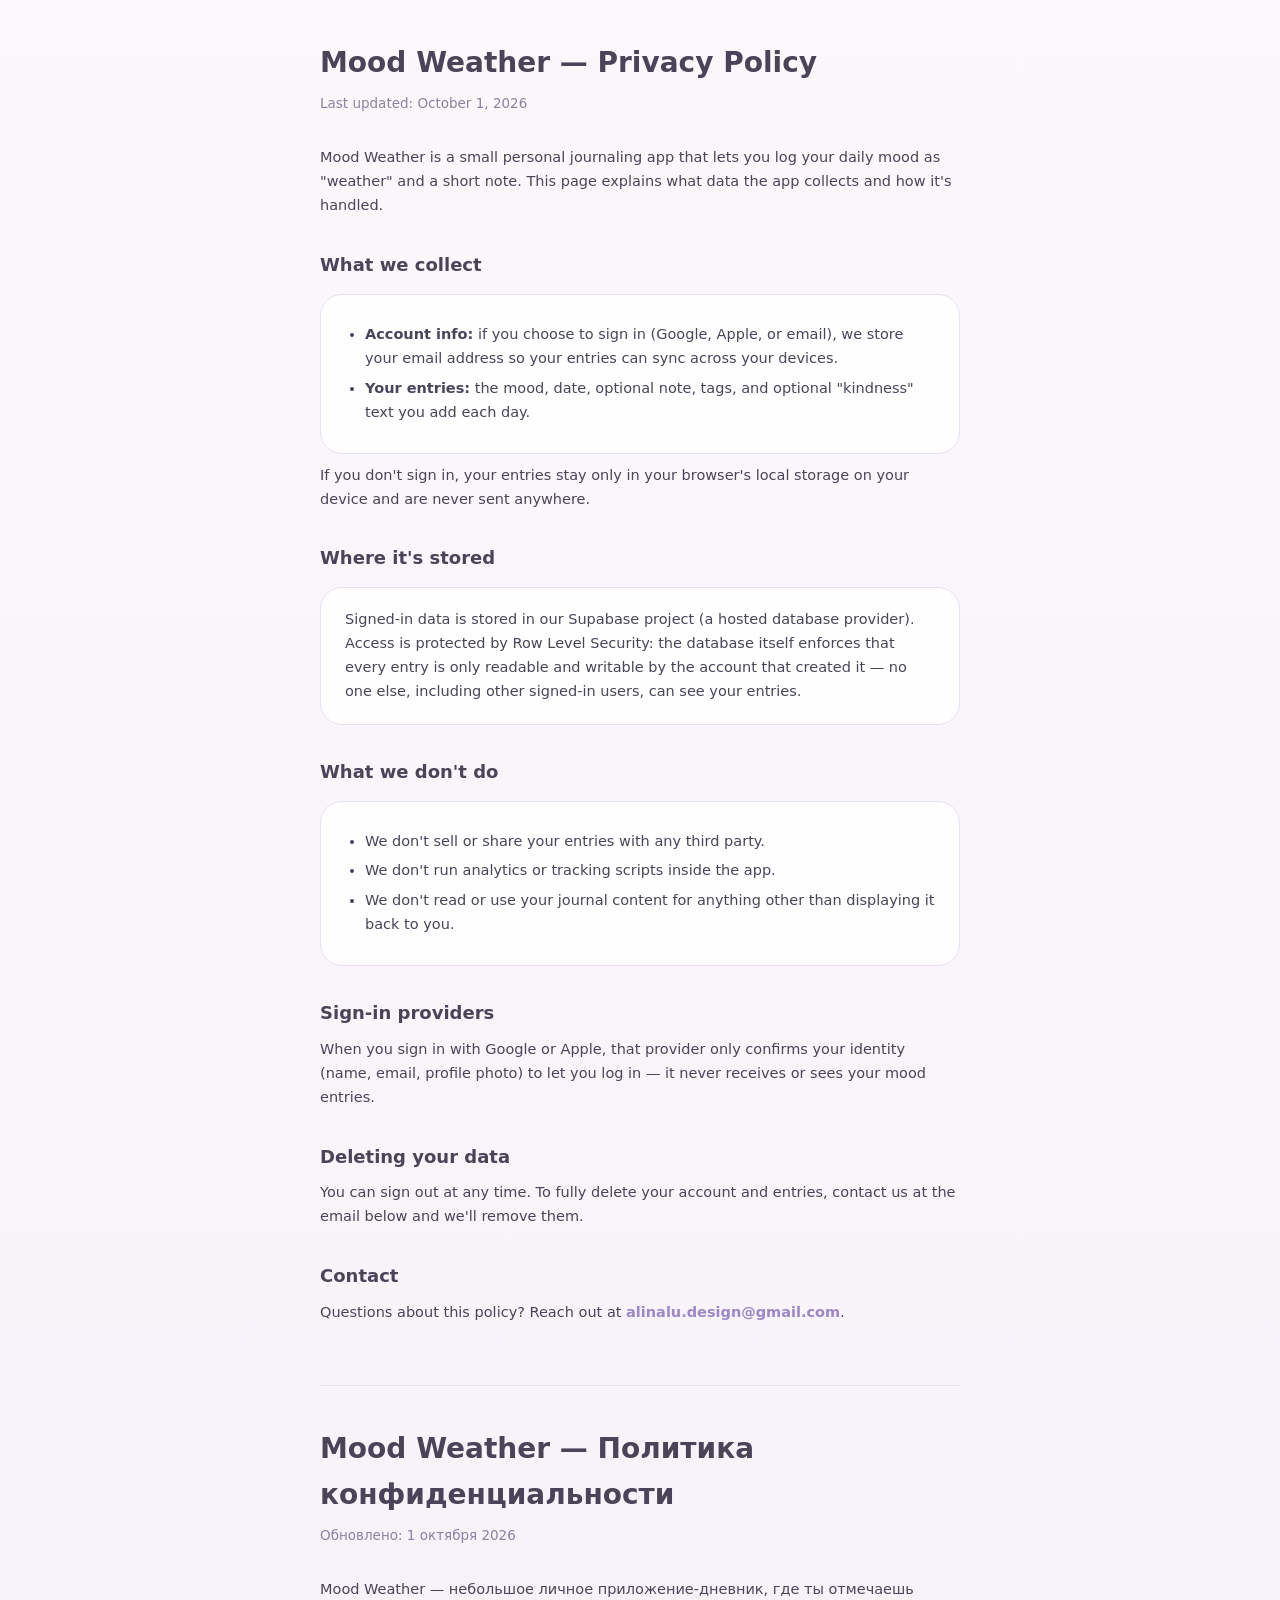
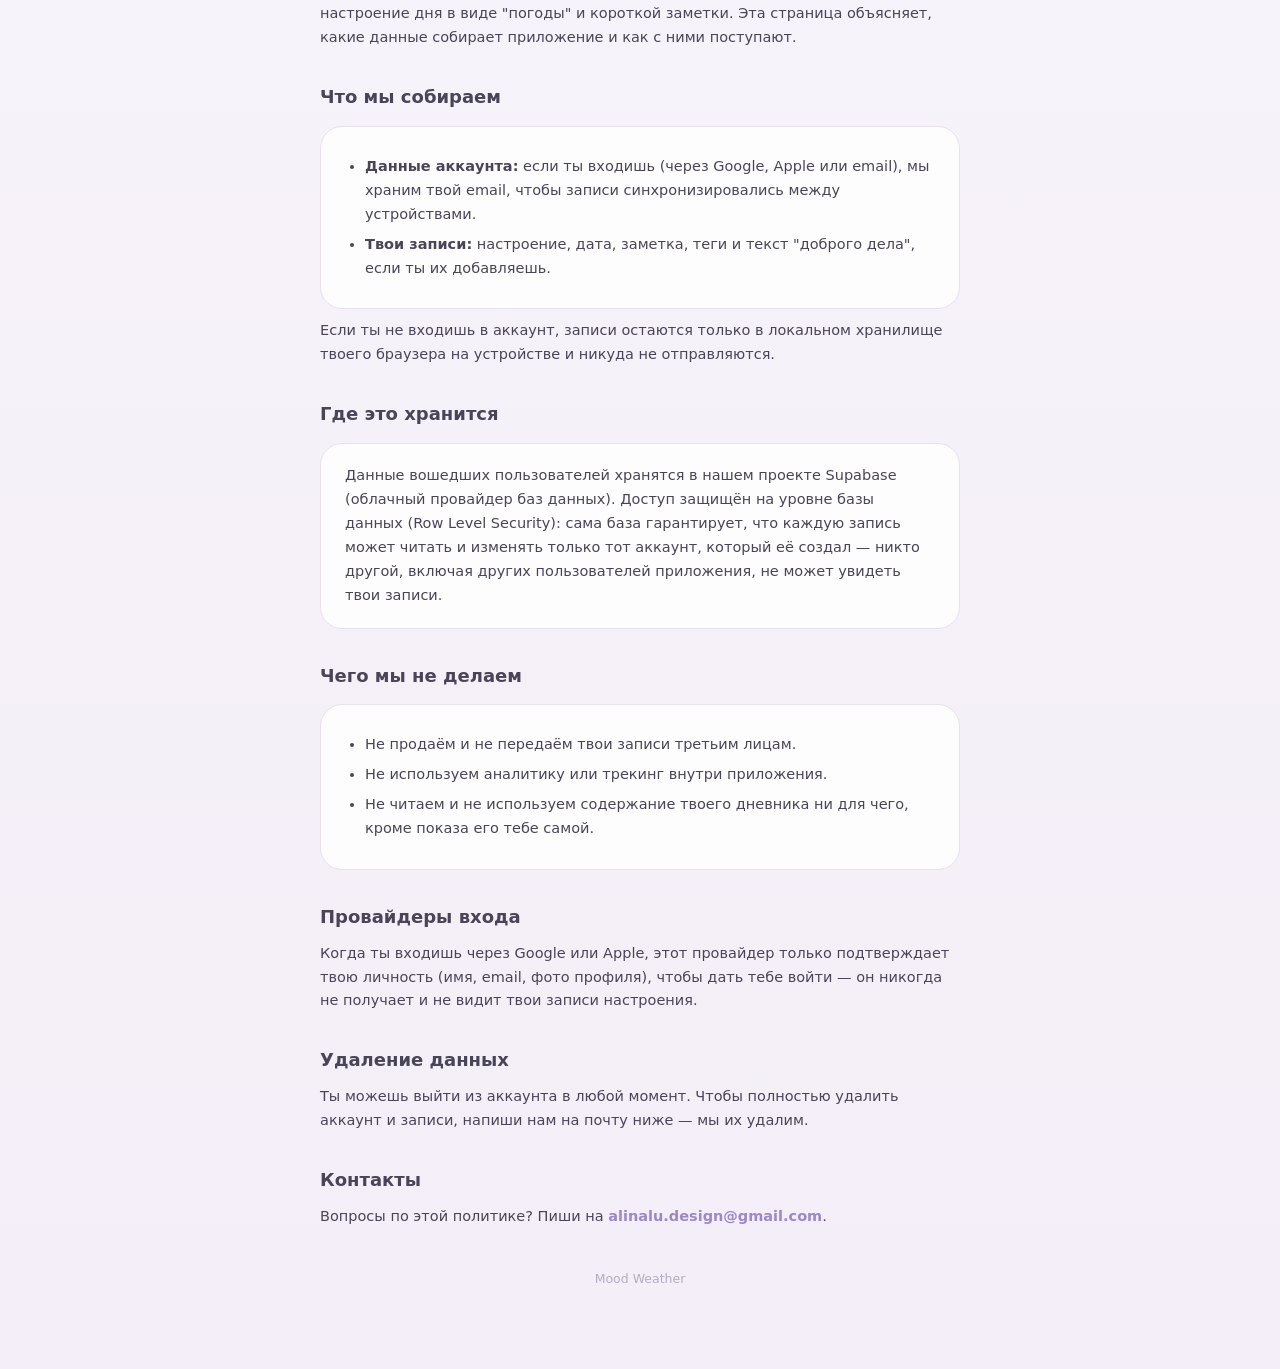
<file: privacy.html>
<!DOCTYPE html>
<html lang="en">
<head>
<meta charset="UTF-8">
<meta name="viewport" content="width=device-width, initial-scale=1.0">
<title>Mood Weather — Privacy Policy</title>
<style>
  *{box-sizing:border-box;margin:0;padding:0;}
  body{
    font-family:'Nunito',system-ui,sans-serif;
    background:linear-gradient(180deg,#FBF8FC,#F3EEF7);
    color:#4A4458;
    line-height:1.65;
    padding:40px 20px 80px;
  }
  .wrap{max-width:640px;margin:0 auto;}
  h1{font-family:'Plus Jakarta Sans',system-ui,sans-serif;font-weight:600;font-size:28px;margin-bottom:6px;}
  .updated{color:#8C81A0;font-size:13.5px;margin-bottom:32px;}
  h2{font-family:'Plus Jakarta Sans',system-ui,sans-serif;font-weight:600;font-size:18px;margin-top:32px;margin-bottom:10px;color:#4A4458;}
  p, li{font-size:14.5px;color:#4A4458;}
  ul{margin:8px 0 8px 20px;}
  li{margin-bottom:6px;}
  .card{
    background:#FFFFFFdd;
    border:1.5px solid #E9E1EE;
    border-radius:22px;
    padding:20px 24px;
    margin-top:14px;
  }
  a{color:#9C87C7;font-weight:700;text-decoration:none;}
  a:hover{text-decoration:underline;}
  .ru{margin-top:60px; padding-top:40px; border-top:1.5px solid #E9E1EE;}
  .lang-note{font-size:12.5px; color:#B5ABC4; margin-top:40px; text-align:center;}
</style>
</head>
<body>
<div class="wrap">

  <h1>Mood Weather — Privacy Policy</h1>
  <p class="updated">Last updated: October 1, 2026</p>

  <p>Mood Weather is a small personal journaling app that lets you log your daily mood as "weather" and a short note. This page explains what data the app collects and how it's handled.</p>

  <h2>What we collect</h2>
  <div class="card">
    <ul>
      <li><strong>Account info:</strong> if you choose to sign in (Google, Apple, or email), we store your email address so your entries can sync across your devices.</li>
      <li><strong>Your entries:</strong> the mood, date, optional note, tags, and optional "kindness" text you add each day.</li>
    </ul>
  </div>
  <p style="margin-top:10px;">If you don't sign in, your entries stay only in your browser's local storage on your device and are never sent anywhere.</p>

  <h2>Where it's stored</h2>
  <div class="card">
    <p>Signed-in data is stored in our Supabase project (a hosted database provider). Access is protected by Row Level Security: the database itself enforces that every entry is only readable and writable by the account that created it — no one else, including other signed-in users, can see your entries.</p>
  </div>

  <h2>What we don't do</h2>
  <div class="card">
    <ul>
      <li>We don't sell or share your entries with any third party.</li>
      <li>We don't run analytics or tracking scripts inside the app.</li>
      <li>We don't read or use your journal content for anything other than displaying it back to you.</li>
    </ul>
  </div>

  <h2>Sign-in providers</h2>
  <p>When you sign in with Google or Apple, that provider only confirms your identity (name, email, profile photo) to let you log in — it never receives or sees your mood entries.</p>

  <h2>Deleting your data</h2>
  <p>You can sign out at any time. To fully delete your account and entries, contact us at the email below and we'll remove them.</p>

  <h2>Contact</h2>
  <p>Questions about this policy? Reach out at <a href="mailto:alinalu.design@gmail.com">alinalu.design@gmail.com</a>.</p>


  <div class="ru">
    <h1>Mood Weather — Политика конфиденциальности</h1>
    <p class="updated">Обновлено: 1 октября 2026</p>

    <p>Mood Weather — небольшое личное приложение-дневник, где ты отмечаешь настроение дня в виде "погоды" и короткой заметки. Эта страница объясняет, какие данные собирает приложение и как с ними поступают.</p>

    <h2>Что мы собираем</h2>
    <div class="card">
      <ul>
        <li><strong>Данные аккаунта:</strong> если ты входишь (через Google, Apple или email), мы храним твой email, чтобы записи синхронизировались между устройствами.</li>
        <li><strong>Твои записи:</strong> настроение, дата, заметка, теги и текст "доброго дела", если ты их добавляешь.</li>
      </ul>
    </div>
    <p style="margin-top:10px;">Если ты не входишь в аккаунт, записи остаются только в локальном хранилище твоего браузера на устройстве и никуда не отправляются.</p>

    <h2>Где это хранится</h2>
    <div class="card">
      <p>Данные вошедших пользователей хранятся в нашем проекте Supabase (облачный провайдер баз данных). Доступ защищён на уровне базы данных (Row Level Security): сама база гарантирует, что каждую запись может читать и изменять только тот аккаунт, который её создал — никто другой, включая других пользователей приложения, не может увидеть твои записи.</p>
    </div>

    <h2>Чего мы не делаем</h2>
    <div class="card">
      <ul>
        <li>Не продаём и не передаём твои записи третьим лицам.</li>
        <li>Не используем аналитику или трекинг внутри приложения.</li>
        <li>Не читаем и не используем содержание твоего дневника ни для чего, кроме показа его тебе самой.</li>
      </ul>
    </div>

    <h2>Провайдеры входа</h2>
    <p>Когда ты входишь через Google или Apple, этот провайдер только подтверждает твою личность (имя, email, фото профиля), чтобы дать тебе войти — он никогда не получает и не видит твои записи настроения.</p>

    <h2>Удаление данных</h2>
    <p>Ты можешь выйти из аккаунта в любой момент. Чтобы полностью удалить аккаунт и записи, напиши нам на почту ниже — мы их удалим.</p>

    <h2>Контакты</h2>
    <p>Вопросы по этой политике? Пиши на <a href="mailto:alinalu.design@gmail.com">alinalu.design@gmail.com</a>.</p>
  </div>

  <p class="lang-note">Mood Weather</p>
</div>
</body>
</html>
</file>
